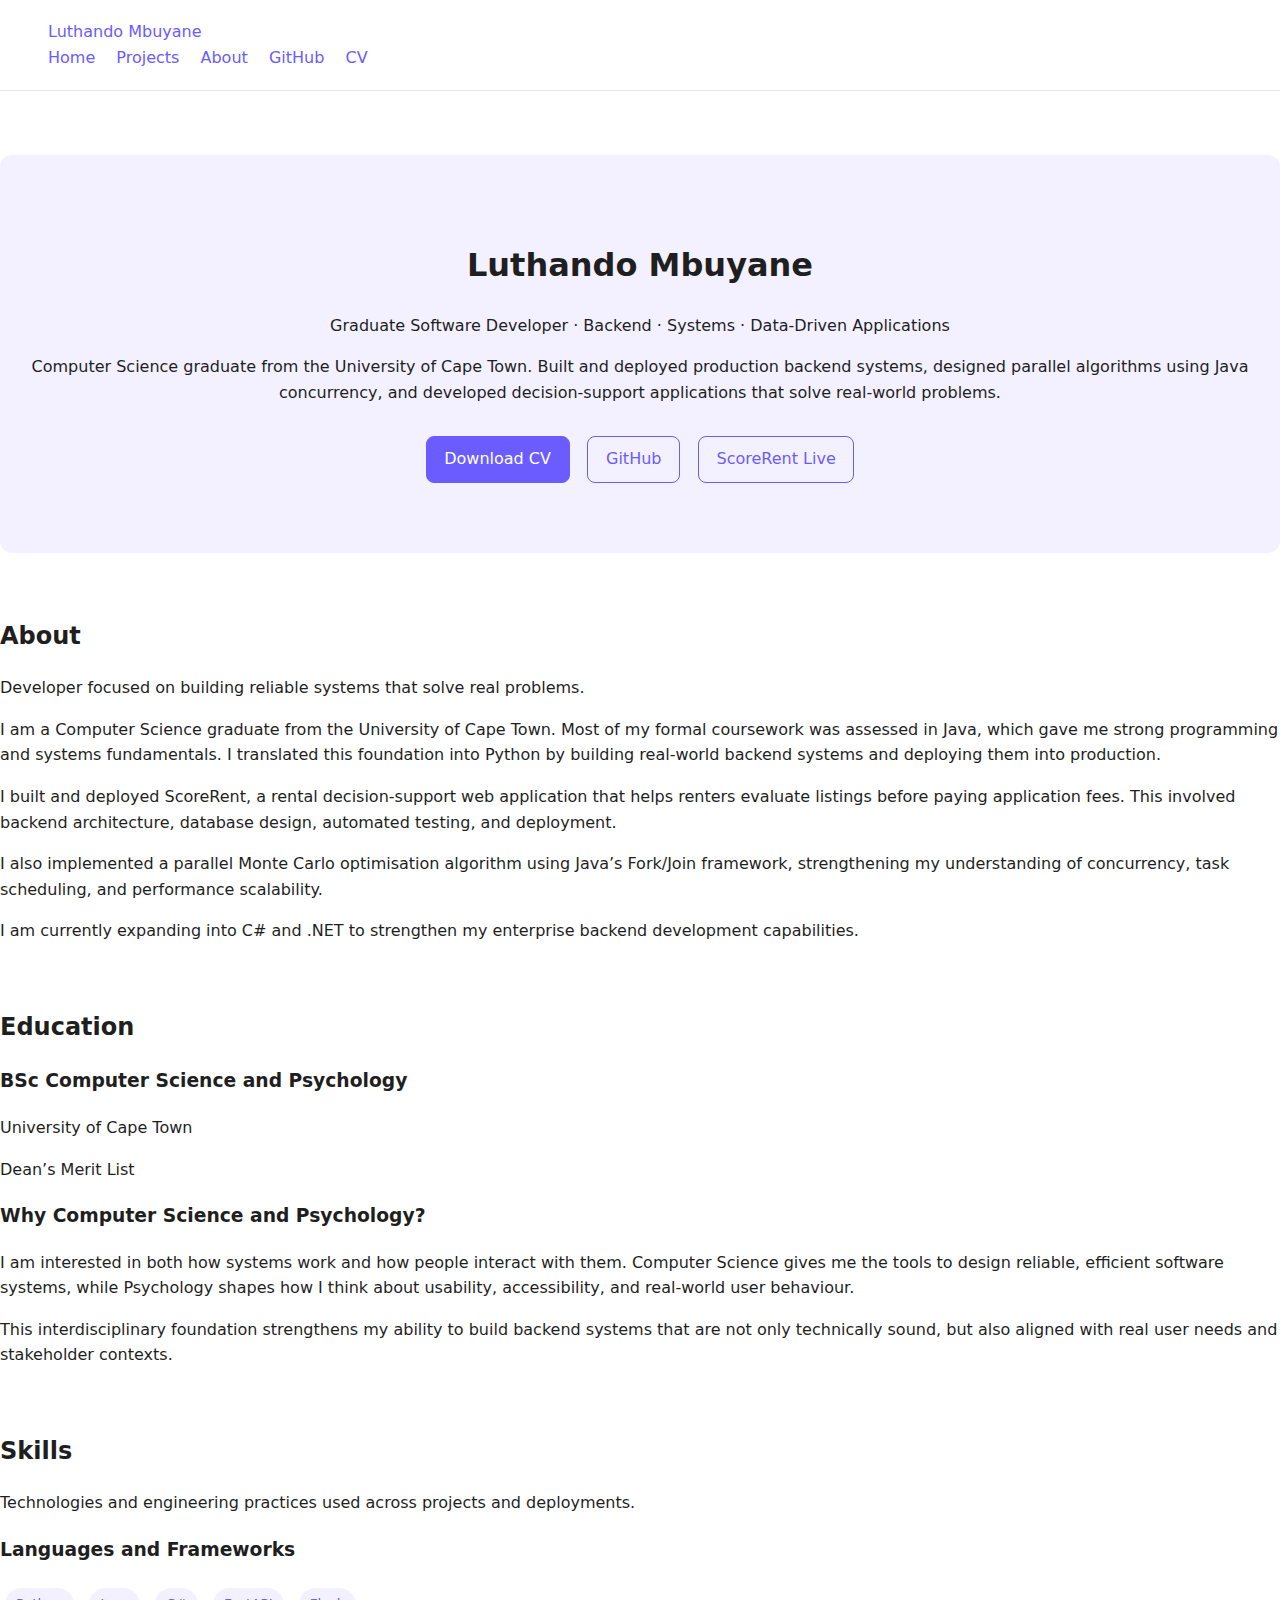
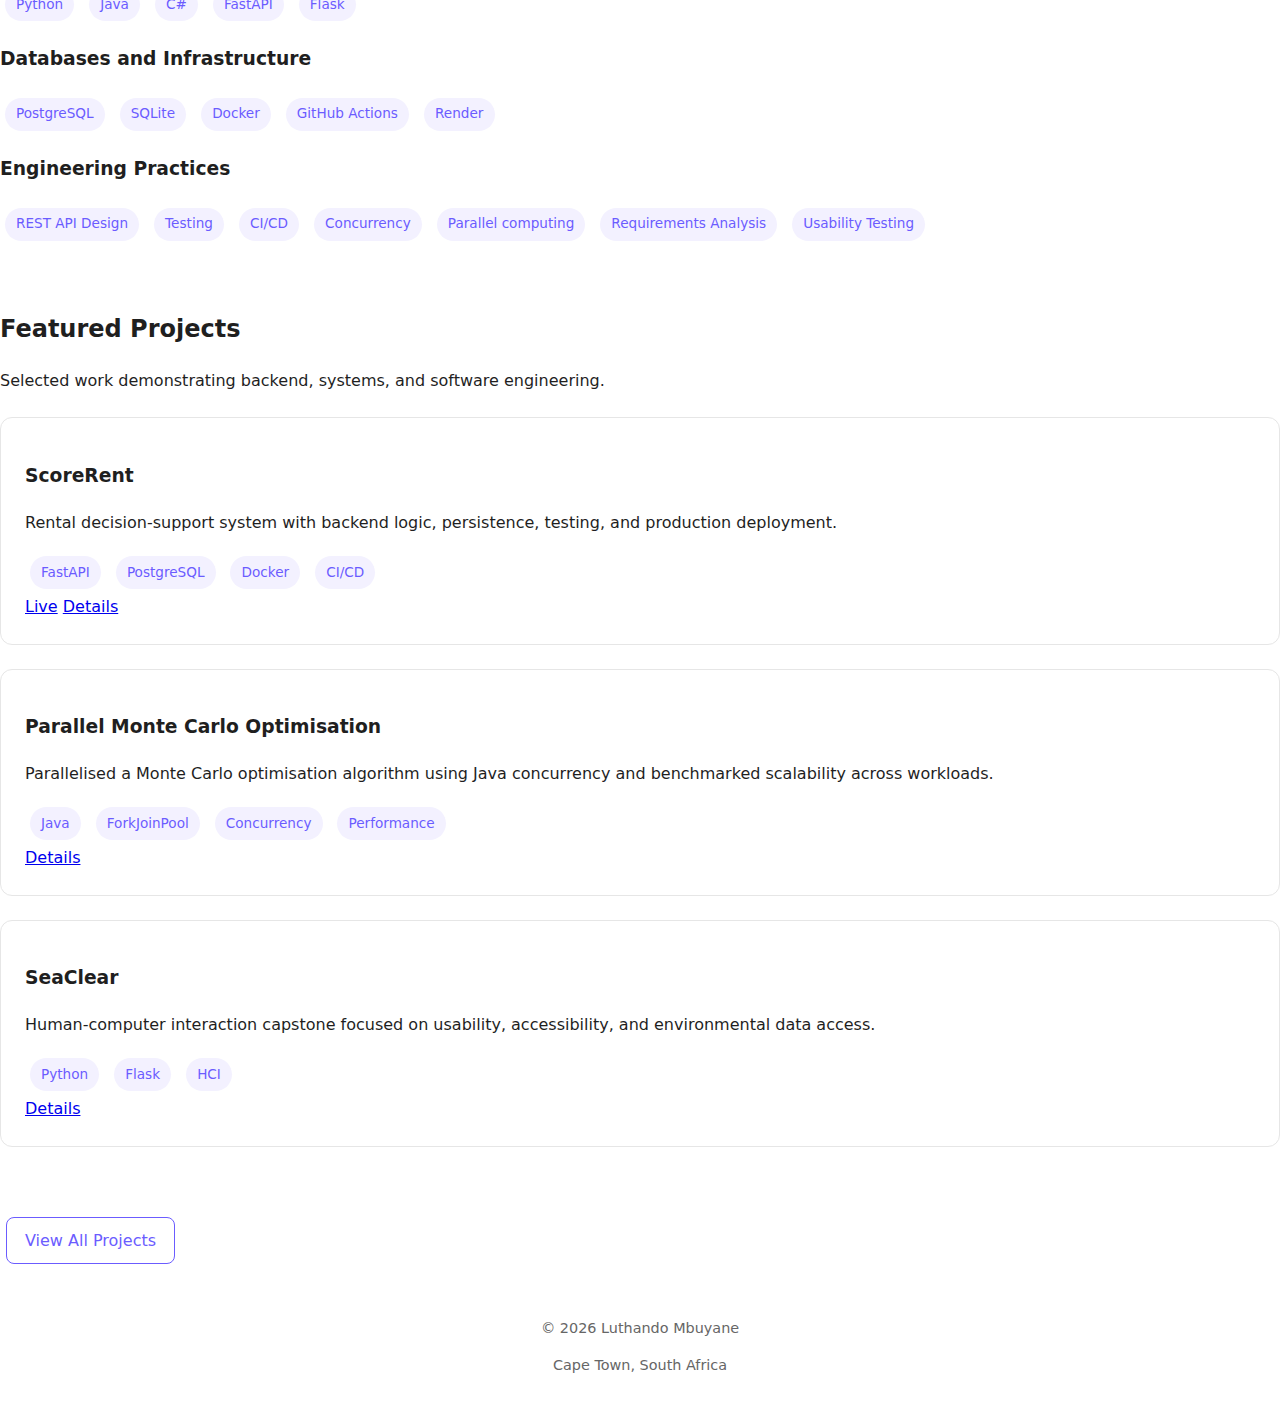
<file: index.html>
<!DOCTYPE html>
<html lang="en">
<head>
  <meta charset="UTF-8">
  <title>Luthando Mbuyane | Graduate Software Developer</title>
  <meta name="viewport" content="width=device-width, initial-scale=1.0">

  <link rel="stylesheet" href="assets/css/style.css">
</head>

<body>

<nav class="nav">
  <div class="nav-container">

    <a href="index.html" class="logo">Luthando Mbuyane</a>

    <div class="nav-links">
      <a class="active" href="index.html">Home</a>
      <a href="projects/index.html">Projects</a>
      <a href="about/index.html">About</a>
      <a href="https://github.com/nonluthando" target="_blank">GitHub</a>
      <a href="assets/files/Luthando_Mbuyane_JuniorSWE.pdf" download>CV</a>
    </div>

  </div>
</nav>


<main class="container">


  <!-- HERO -->
  <section class="hero">

    <h1>Luthando Mbuyane</h1>

    <p class="hero-role">
      Graduate Software Developer · Backend · Systems · Data-Driven Applications
    </p>

    <p class="hero-description">
      Computer Science graduate from the University of Cape Town. Built and deployed production backend systems,
      designed parallel algorithms using Java concurrency, and developed decision-support applications that solve real-world problems.
    </p>

    <div class="buttons">

      <a class="btn primary" href="assets/files/Luthando_Mbuyane_JuniorSWE.pdf" download>
        Download CV
      </a>

      <a class="btn" href="https://github.com/nonluthando" target="_blank">
        GitHub
      </a>

      <a class="btn" href="http://scorerent.onrender.com" target="_blank">
        ScoreRent Live
      </a>

    </div>

  </section>



  <!-- ABOUT -->
  <section>

    <div class="section-header">
      <h2>About</h2>
      <p>Developer focused on building reliable systems that solve real problems.</p>
    </div>

    <div class="card">

      <p>
        I am a Computer Science graduate from the University of Cape Town. Most of my formal coursework
        was assessed in Java, which gave me strong programming and systems fundamentals. I translated
        this foundation into Python by building real-world backend systems and deploying them into production.
      </p>

      <p>
        I built and deployed ScoreRent, a rental decision-support web application that helps renters evaluate
        listings before paying application fees. This involved backend architecture, database design,
        automated testing, and deployment.
      </p>

      <p>
        I also implemented a parallel Monte Carlo optimisation algorithm using Java’s Fork/Join framework,
        strengthening my understanding of concurrency, task scheduling, and performance scalability.
      </p>

      <p>
        I am currently expanding into C# and .NET to strengthen my enterprise backend development capabilities.
      </p>

    </div>

  </section>



  <!-- EDUCATION -->
  <section>

    <div class="section-header">
      <h2>Education</h2>
    </div>


    <div class="grid two">


      <div class="card">

        <h3>BSc Computer Science and Psychology</h3>

        <p class="muted">
          University of Cape Town
        </p>

        <p class="muted">
          Dean’s Merit List
        </p>

      </div>



      <div class="card">

        <h3>Why Computer Science and Psychology?</h3>

        <p>
          I am interested in both how systems work and how people interact with them.
          Computer Science gives me the tools to design reliable, efficient software systems,
          while Psychology shapes how I think about usability, accessibility, and real-world
          user behaviour.
        </p>

        <p>
          This interdisciplinary foundation strengthens my ability to build backend systems
          that are not only technically sound, but also aligned with real user needs and
          stakeholder contexts.
        </p>

      </div>


    </div>

  </section>



  <!-- SKILLS -->
  <section>

    <div class="section-header">
      <h2>Skills</h2>
      <p>Technologies and engineering practices used across projects and deployments.</p>
    </div>


    <div class="card">


      <h3>Languages and Frameworks</h3>

      <div class="pills">
        <span>Python</span>
        <span>Java</span>
        <span>C#</span>
        <span>FastAPI</span>
        <span>Flask</span>
      </div>


      <h3>Databases and Infrastructure</h3>

      <div class="pills">
        <span>PostgreSQL</span>
        <span>SQLite</span>
        <span>Docker</span>
        <span>GitHub Actions</span>
        <span>Render</span>
      </div>


      <h3>Engineering Practices</h3>

      <div class="pills">
        <span>REST API Design</span>
        <span>Testing</span>
        <span>CI/CD</span>
        <span>Concurrency</span>
        <span>Parallel computing</span>
        <span>Requirements Analysis</span>
        <span>Usability Testing</span>
      </div>


    </div>

  </section>



  <!-- PROJECTS -->
  <section>

    <div class="section-header">
      <h2>Featured Projects</h2>
      <p>Selected work demonstrating backend, systems, and software engineering.</p>
    </div>


    <div class="grid two">


      <!-- ScoreRent -->
      <div class="project-card">

        <h3>ScoreRent</h3>

        <p class="muted">
          Rental decision-support system with backend logic, persistence, testing, and production deployment.
        </p>

        <div class="pills">
          <span>FastAPI</span>
          <span>PostgreSQL</span>
          <span>Docker</span>
          <span>CI/CD</span>
        </div>

        <div class="project-links">
          <a href="http://scorerent.onrender.com" target="_blank">Live</a>
          <a href="projects/scorerent.html">Details</a>
        </div>

      </div>



      <!-- Parallel Monte Carlo -->
      <div class="project-card">

        <h3>Parallel Monte Carlo Optimisation</h3>

        <p class="muted">
          Parallelised a Monte Carlo optimisation algorithm using Java concurrency and benchmarked scalability across workloads.
        </p>

        <div class="pills">
          <span>Java</span>
          <span>ForkJoinPool</span>
          <span>Concurrency</span>
          <span>Performance</span>
        </div>

        <div class="project-links">
          <a href="projects/parallel-monte-carlo.html">Details</a>
        </div>

      </div>



      <!-- SeaClear -->
      <div class="project-card">

        <h3>SeaClear</h3>

        <p class="muted">
          Human-computer interaction capstone focused on usability, accessibility, and environmental data access.
        </p>

        <div class="pills">
          <span>Python</span>
          <span>Flask</span>
          <span>HCI</span>
        </div>

        <div class="project-links">
          <a href="projects/seaclear.html">Details</a>
        </div>

      </div>


    </div>


    <section class="center">
      <a class="btn" href="projects/index.html">
        View All Projects
      </a>
    </section>


  </section>


</main>



<footer class="footer">

  <div class="container footer-content">

    <p>
      © 2026 Luthando Mbuyane
    </p>

    <p class="muted">
      Cape Town, South Africa
    </p>

  </div>

</footer>


</body>
</html>
</file>
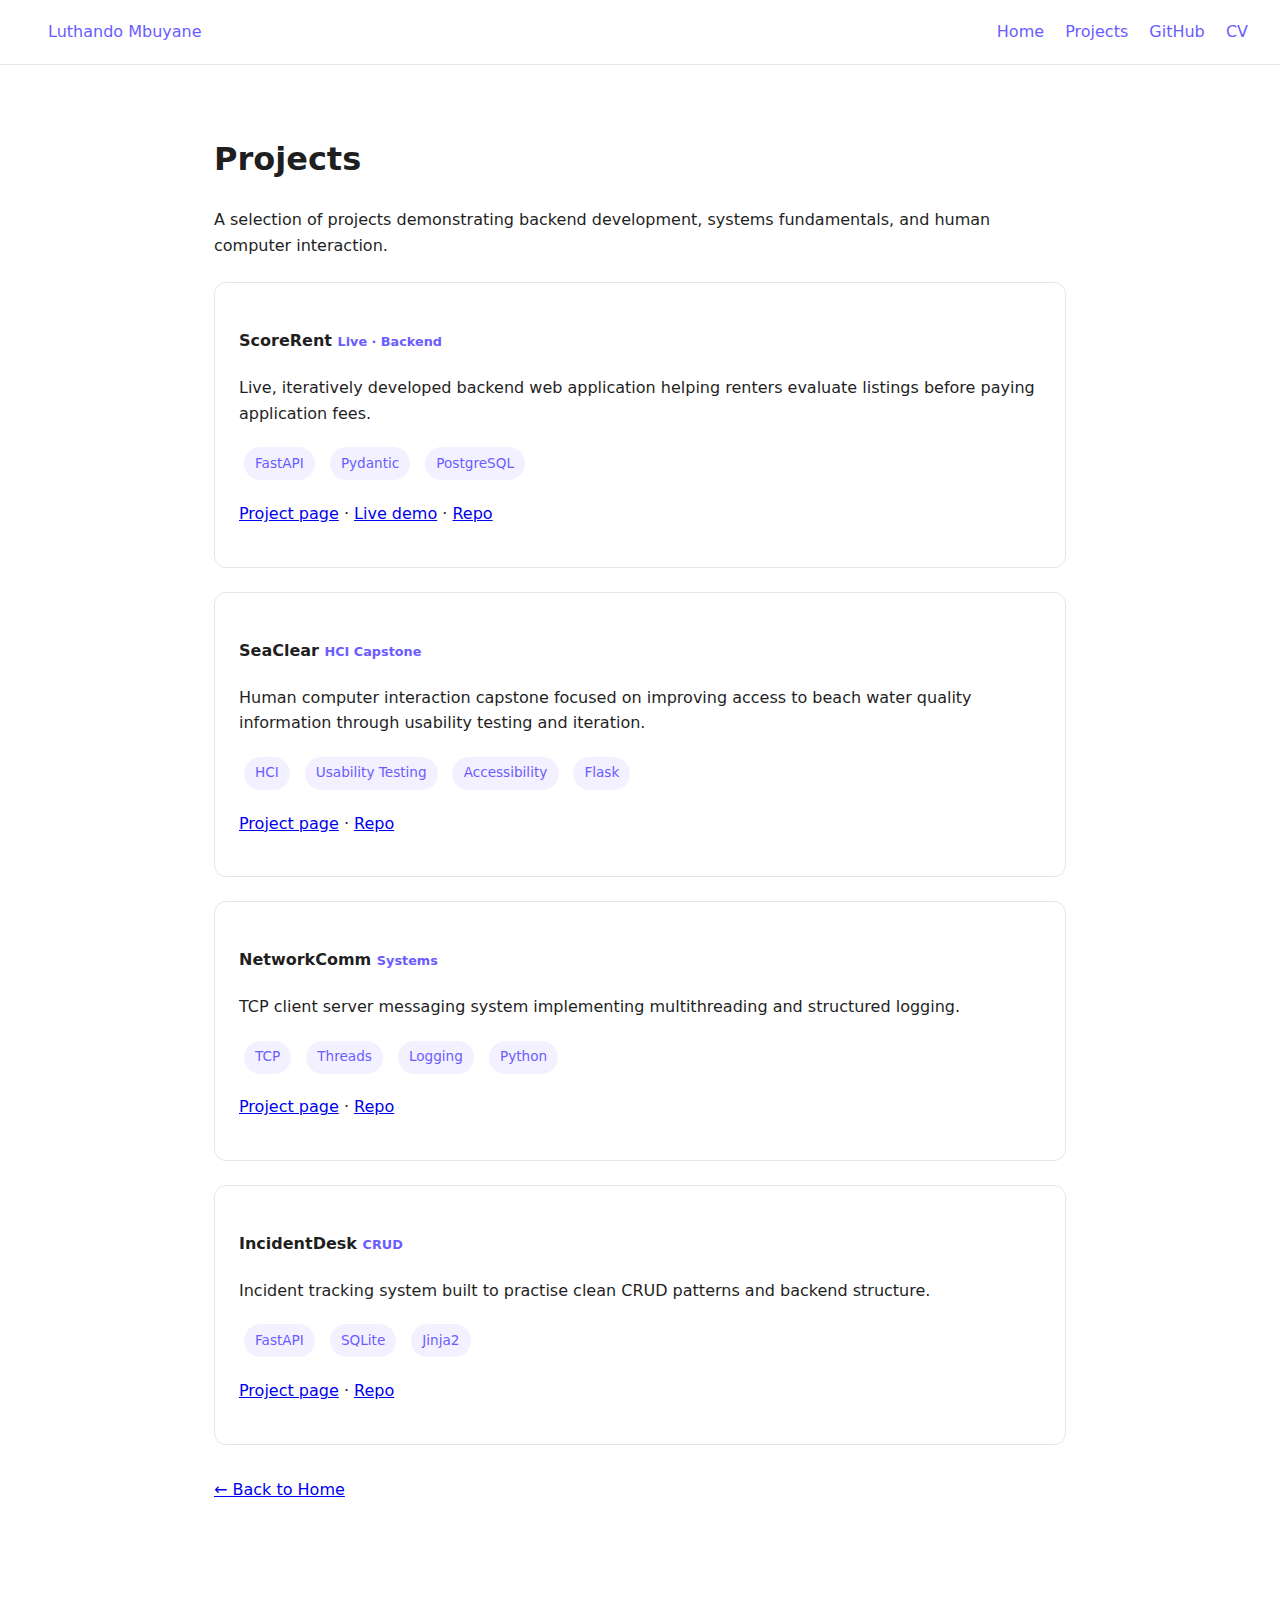
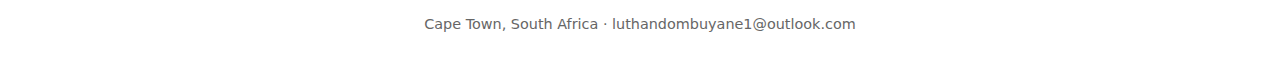
<file: projects/index.html>
<!DOCTYPE html>
<html lang="en">
<head>
  <meta charset="UTF-8">
  <title>Projects | Luthando Mbuyane</title>
  <meta name="viewport" content="width=device-width, initial-scale=1.0">

  <!-- IMPORTANT: projects/ folder must use ../ -->
  <link rel="stylesheet" href="../assets/css/style.css">
</head>
<body>

<nav class="nav">
  <a href="../index.html" class="logo">Luthando Mbuyane</a>

  <div class="nav-links">
    <a href="../index.html">Home</a>
    <a href="index.html" class="active">Projects</a>
    <a href="https://github.com/nonluthando" target="_blank" rel="noopener">GitHub</a>
    <a href="../assets/files/Luthando_Mbuyane_JuniorSWE.pdf" download>CV</a>
  </div>
</nav>

<main class="content">
  <h1>Projects</h1>
  <p>
    A selection of projects demonstrating backend development, systems fundamentals,
    and human computer interaction.
  </p>

  <!-- ScoreRent -->
  <div class="project-card">
    <h4>ScoreRent <span class="tag">Live · Backend</span></h4>
    <p>
      Live, iteratively developed backend web application helping renters evaluate listings
      before paying application fees.
    </p>
    <div class="pills">
      <span>FastAPI</span>
      <span>Pydantic</span>
      <span>PostgreSQL</span>
    </div>
    <p>
      <a href="scorerent.html">Project page</a>
      ·
      <a href="http://scorerent.onrender.com" target="_blank" rel="noopener">Live demo</a>
      ·
      <a href="https://github.com/nonluthando" target="_blank" rel="noopener">Repo</a>
    </p>
  </div>

  <!-- SeaClear -->
  <div class="project-card">
    <h4>SeaClear <span class="tag">HCI Capstone</span></h4>
    <p>
      Human computer interaction capstone focused on improving access to beach water quality
      information through usability testing and iteration.
    </p>
    <div class="pills">
      <span>HCI</span>
      <span>Usability Testing</span>
      <span>Accessibility</span>
      <span>Flask</span>
    </div>
    <p>
      <a href="seaclear.html">Project page</a>
      ·
      <a href="https://github.com/nonluthando" target="_blank" rel="noopener">Repo</a>
    </p>
  </div>

  <!-- NetworkComm -->
  <div class="project-card">
    <h4>NetworkComm <span class="tag">Systems</span></h4>
    <p>
      TCP client server messaging system implementing multithreading and structured logging.
    </p>
    <div class="pills">
      <span>TCP</span>
      <span>Threads</span>
      <span>Logging</span>
      <span>Python</span>
    </div>
    <p>
      <a href="networkcomm.html">Project page</a>
      ·
      <a href="https://github.com/nonluthando" target="_blank" rel="noopener">Repo</a>
    </p>
  </div>

  <!-- IncidentDesk -->
  <div class="project-card">
    <h4>IncidentDesk <span class="tag">CRUD</span></h4>
    <p>
      Incident tracking system built to practise clean CRUD patterns and backend structure.
    </p>
    <div class="pills">
      <span>FastAPI</span>
      <span>SQLite</span>
      <span>Jinja2</span>
    </div>
    <p>
      <a href="incidentdesk.html">Project page</a>
      ·
      <a href="https://github.com/nonluthando" target="_blank" rel="noopener">Repo</a>
    </p>
  </div>

  <p style="margin-top: 2rem;">
    <a href="../index.html">← Back to Home</a>
  </p>
</main>

<footer class="footer">
  <p>Cape Town, South Africa · luthandombuyane1@outlook.com</p>
</footer>

</body>
</html>
</file>
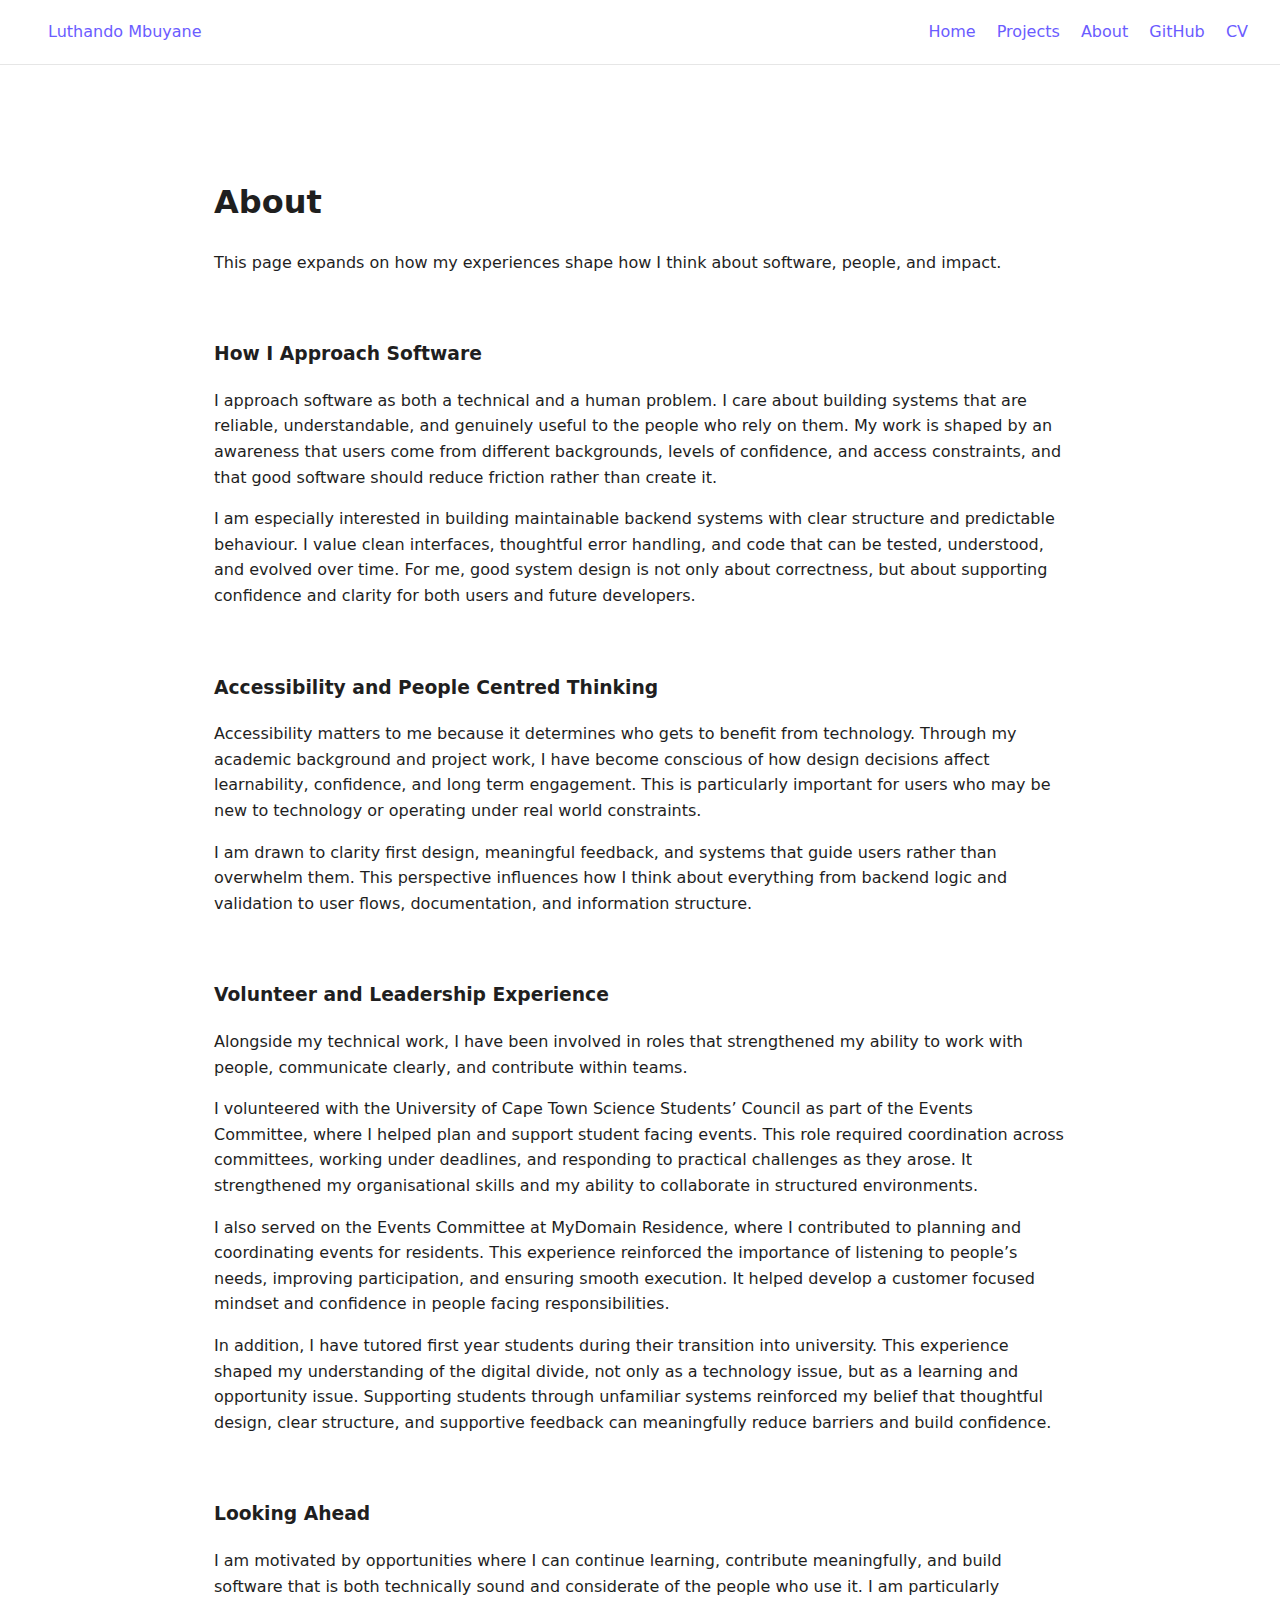
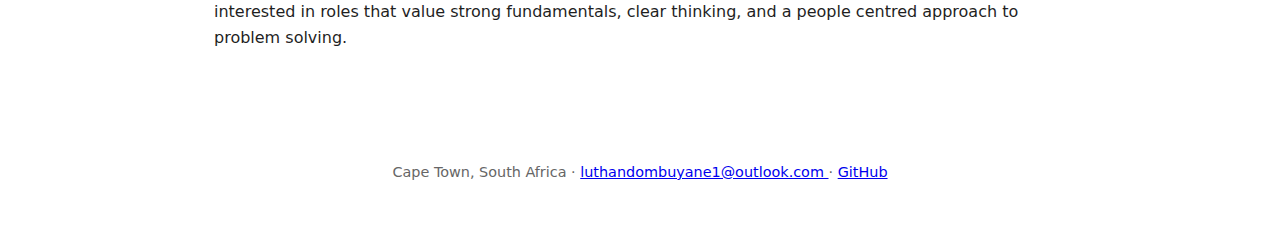
<file: about.html>
<!DOCTYPE html>
<html lang="en">
<head>
  <meta charset="UTF-8">
  <title>About | Luthando Mbuyane</title>
  <meta name="viewport" content="width=device-width, initial-scale=1.0">
  <link rel="stylesheet" href="assets/css/style.css">
</head>
<body>

<nav class="nav">
  <a href="index.html" class="logo">Luthando Mbuyane</a>
  <div class="nav-links">
    <a href="index.html">Home</a>
    <a href="projects/index.html">Projects</a>
    <a href="about.html" class="active">About</a>
    <a href="https://github.com/nonluthando" target="_blank">GitHub</a>
    <a href="assets/files/Luthando_Mbuyane_JuniorSWE.pdf" download>CV</a>
  </div>
</nav>

<main class="content">

<section>
  <h1>About</h1>
  <p>
    This page expands on how my experiences shape how I think about software,
    people, and impact.
  </p>
</section>

<section>
  <h3>How I Approach Software</h3>
  <p>
    I approach software as both a technical and a human problem. I care about
    building systems that are reliable, understandable, and genuinely useful
    to the people who rely on them. My work is shaped by an awareness that users
    come from different backgrounds, levels of confidence, and access
    constraints, and that good software should reduce friction rather than
    create it.
  </p>
  <p>
    I am especially interested in building maintainable backend systems with
    clear structure and predictable behaviour. I value clean interfaces,
    thoughtful error handling, and code that can be tested, understood, and
    evolved over time. For me, good system design is not only about correctness,
    but about supporting confidence and clarity for both users and future
    developers.
  </p>
</section>

<section>
  <h3>Accessibility and People Centred Thinking</h3>
  <p>
    Accessibility matters to me because it determines who gets to benefit from
    technology. Through my academic background and project work, I have become
    conscious of how design decisions affect learnability, confidence, and long
    term engagement. This is particularly important for users who may be new to
    technology or operating under real world constraints.
  </p>
  <p>
    I am drawn to clarity first design, meaningful feedback, and systems that
    guide users rather than overwhelm them. This perspective influences how I
    think about everything from backend logic and validation to user flows,
    documentation, and information structure.
  </p>
</section>

<section>
  <h3>Volunteer and Leadership Experience</h3>
  <p>
    Alongside my technical work, I have been involved in roles that strengthened
    my ability to work with people, communicate clearly, and contribute within
    teams.
  </p>
  <p>
    I volunteered with the University of Cape Town Science Students’ Council as
    part of the Events Committee, where I helped plan and support student facing
    events. This role required coordination across committees, working under
    deadlines, and responding to practical challenges as they arose. It
    strengthened my organisational skills and my ability to collaborate in
    structured environments.
  </p>
  <p>
    I also served on the Events Committee at MyDomain Residence, where I
    contributed to planning and coordinating events for residents. This
    experience reinforced the importance of listening to people’s needs,
    improving participation, and ensuring smooth execution. It helped develop a
    customer focused mindset and confidence in people facing responsibilities.
  </p>
  <p>
    In addition, I have tutored first year students during their transition into
    university. This experience shaped my understanding of the digital divide,
    not only as a technology issue, but as a learning and opportunity issue.
    Supporting students through unfamiliar systems reinforced my belief that
    thoughtful design, clear structure, and supportive feedback can meaningfully
    reduce barriers and build confidence.
  </p>
</section>

<section>
  <h3>Looking Ahead</h3>
  <p>
    I am motivated by opportunities where I can continue learning, contribute
    meaningfully, and build software that is both technically sound and
    considerate of the people who use it. I am particularly interested in roles
    that value strong fundamentals, clear thinking, and a people centred
    approach to problem solving.
  </p>
</section>

</main>

<footer class="footer">
  <p>
    Cape Town, South Africa ·
    <a href="mailto:luthandombuyane1@outlook.com">
      luthandombuyane1@outlook.com
    </a> ·
    <a href="https://github.com/nonluthando" target="_blank">GitHub</a>
  </p>
</footer>

</body>
</html>
</file>
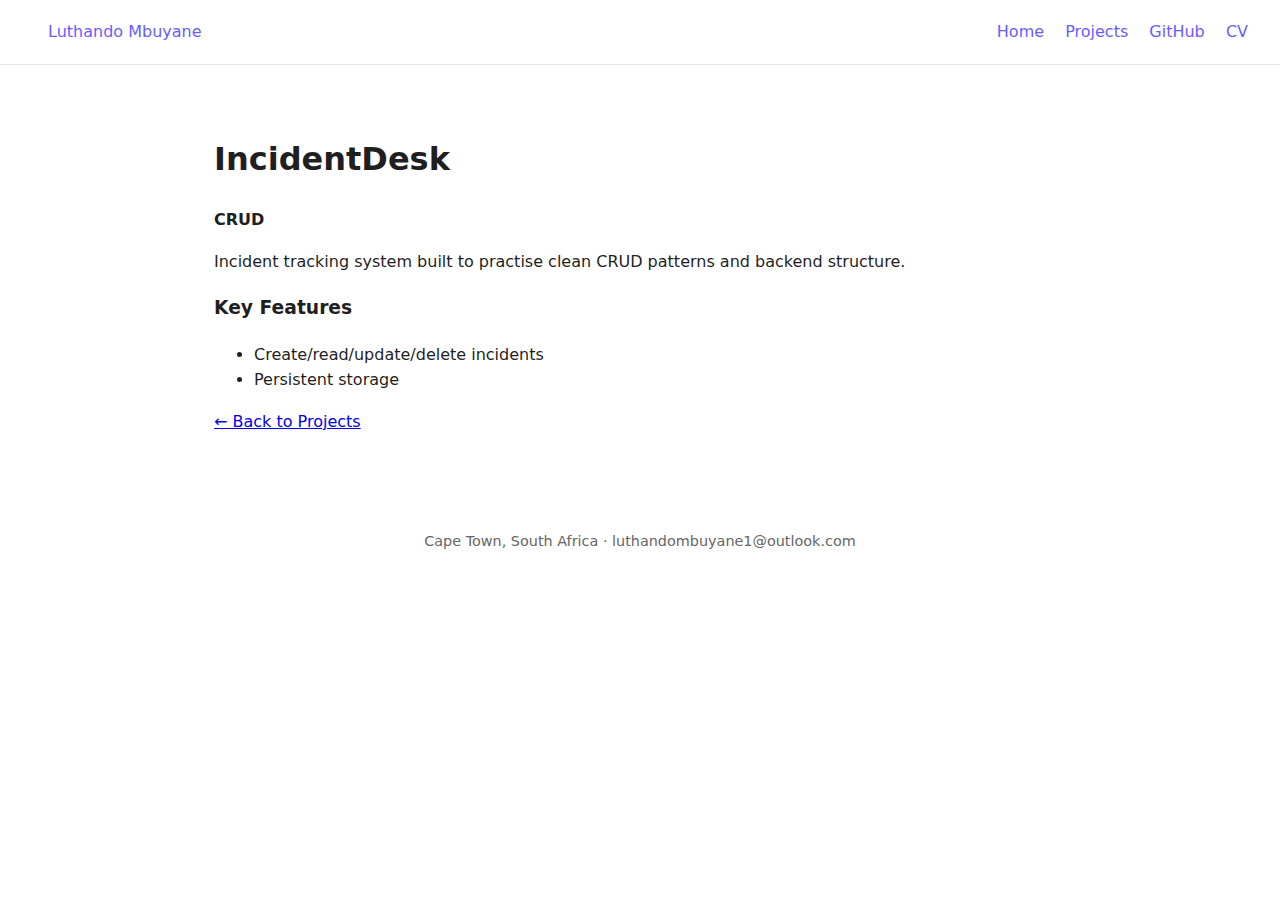
<file: projects/incidentdesk.html>
<!DOCTYPE html>
<html lang="en">
<head>
<meta charset="UTF-8">
<title>IncidentDesk | Project</title>
<meta name="viewport" content="width=device-width, initial-scale=1.0">
<link rel="stylesheet" href="/assets/css/style.css">
</head>
<body>
<nav class="nav">
  <a href="/" class="logo">Luthando Mbuyane</a>
  <div>
    <a href="/">Home</a>
    <a href="/projects/">Projects</a>
    <a href="https://github.com/nonluthando" target="_blank">GitHub</a>
    <a href="/assets/files/Luthando_Mbuyane_JuniorSWE.pdf" download>CV</a>
  </div>
</nav>
<main class="content">

<h1>IncidentDesk</h1>
<p><strong>CRUD</strong></p>
<p>Incident tracking system built to practise clean CRUD patterns and backend structure.</p>
<h3>Key Features</h3>
<ul><li>Create/read/update/delete incidents</li><li>Persistent storage</li></ul>
<p><a href="/projects/">← Back to Projects</a></p>

</main>
<footer class="footer">
  Cape Town, South Africa · luthandombuyane1@outlook.com
</footer>
</body>
</html>
</file>
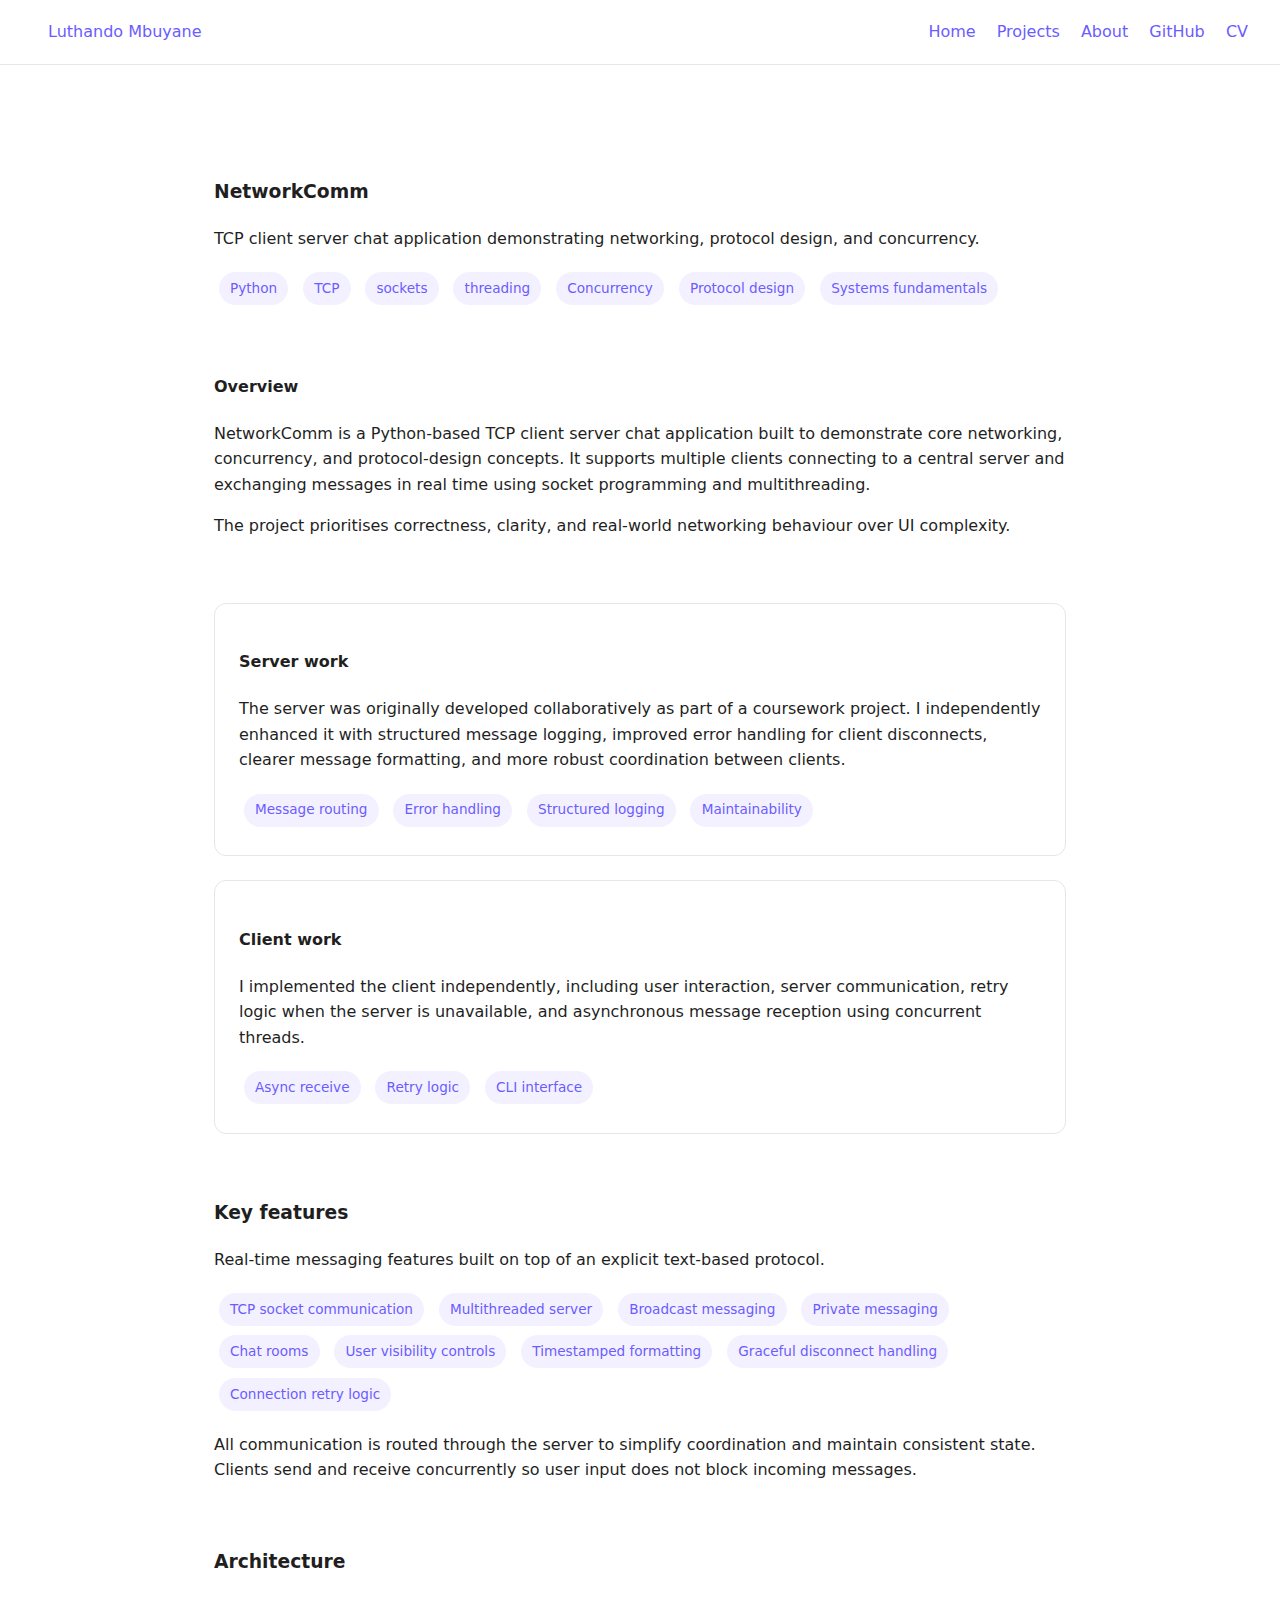
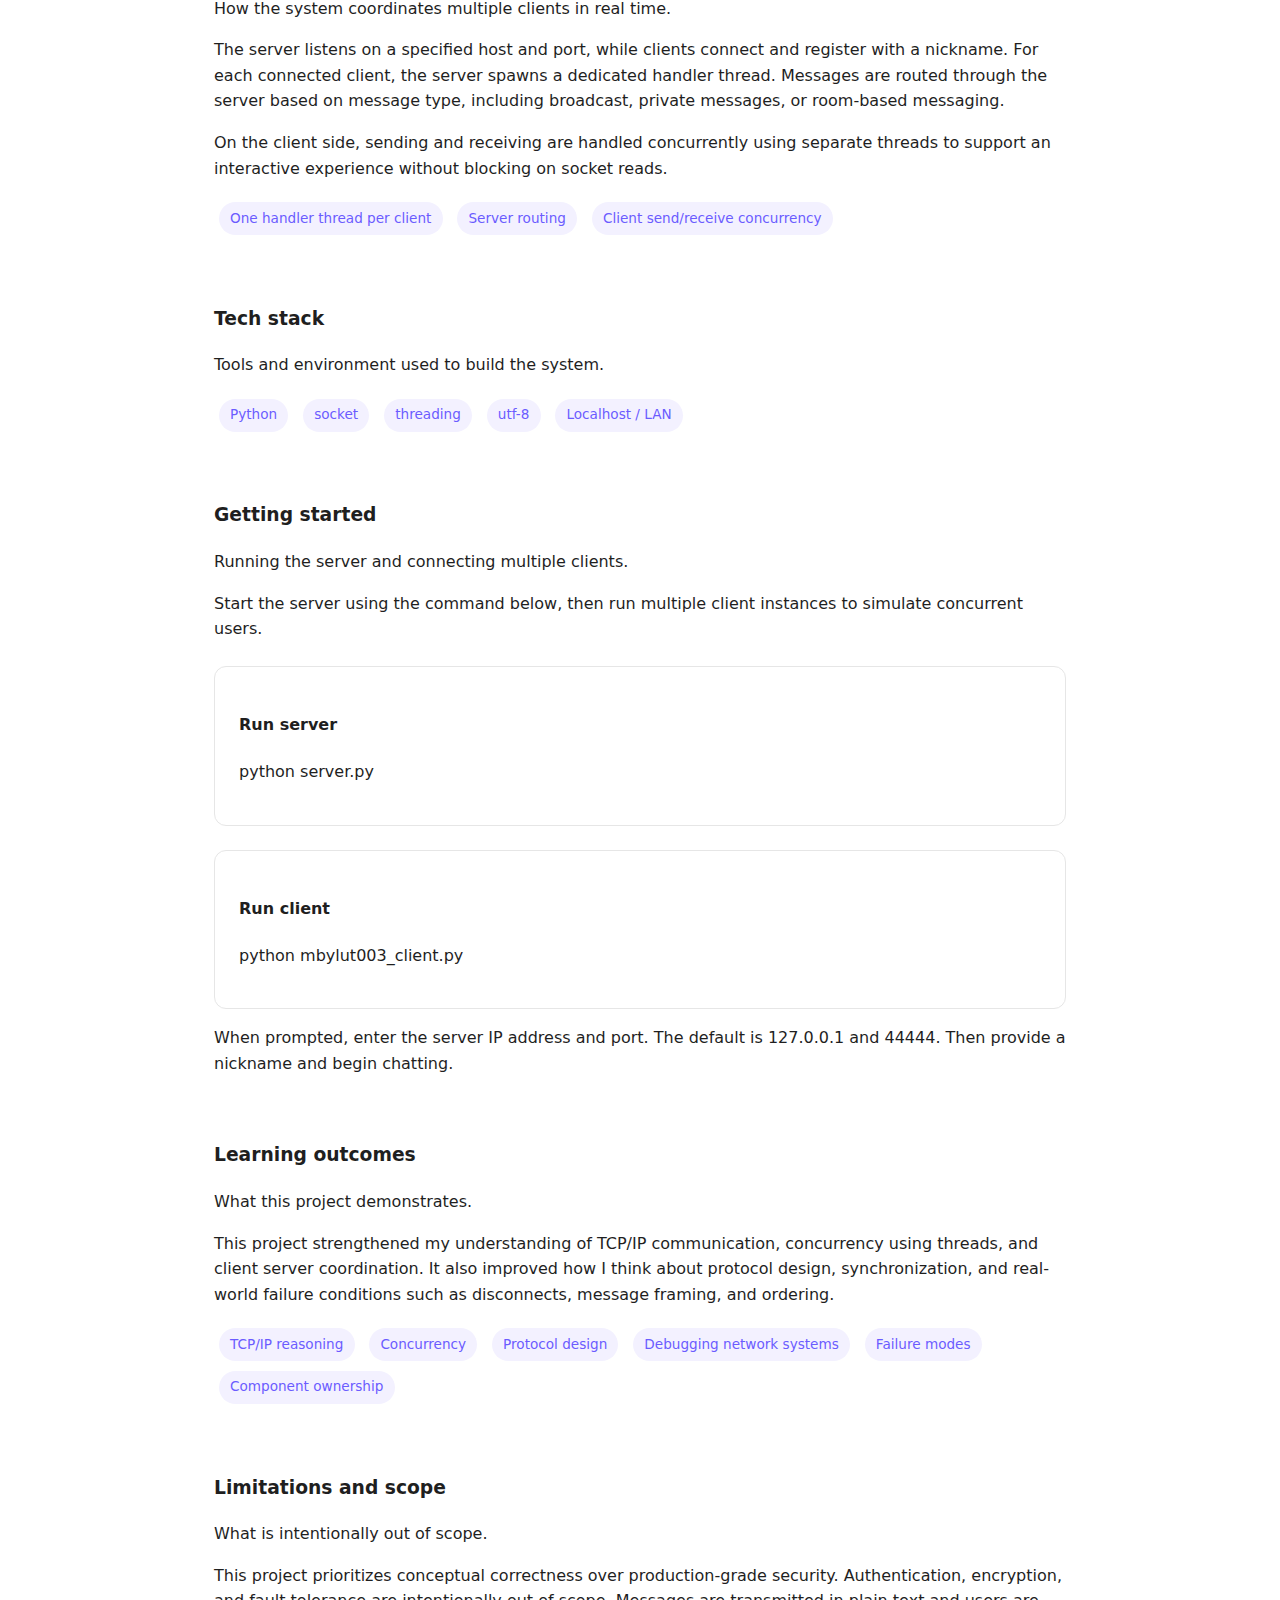
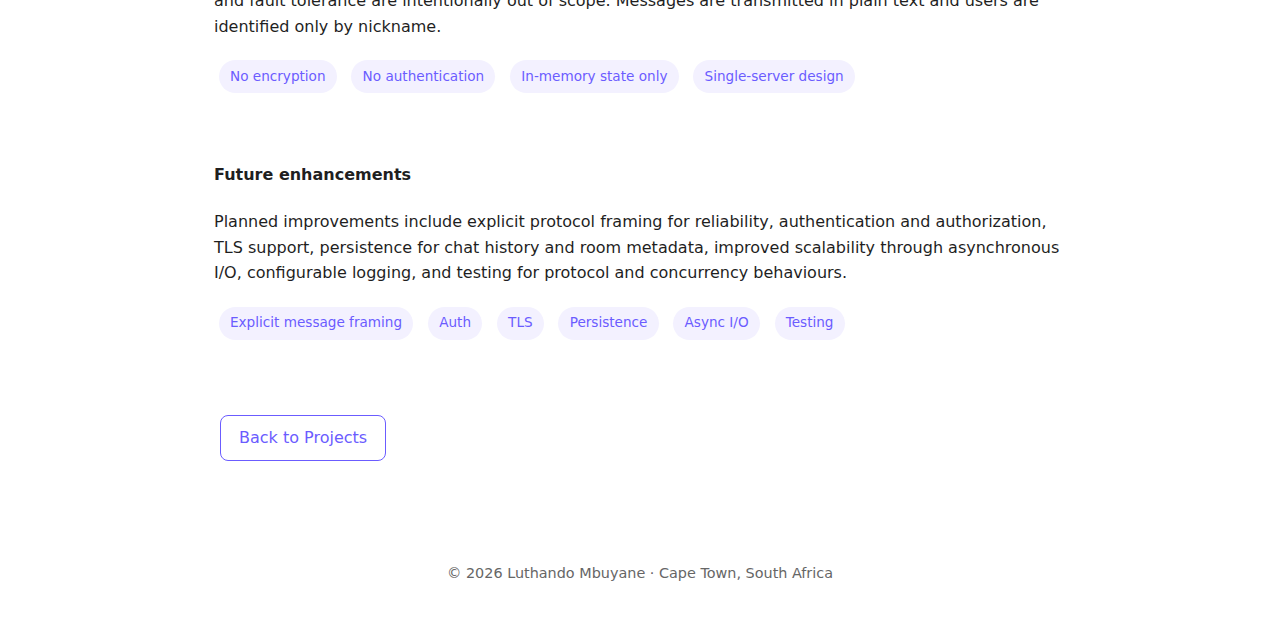
<file: projects/networkcomm.html>
<!DOCTYPE html>
<html lang="en">
<head>
  <meta charset="UTF-8">
  <title>NetworkComm | Project</title>
  <meta name="viewport" content="width=device-width, initial-scale=1.0">
  <link rel="stylesheet" href="../assets/css/style.css">
</head>

<body>

<nav class="nav">
  <a href="../index.html" class="logo">Luthando Mbuyane</a>
  <div class="nav-links">
    <a href="../index.html">Home</a>
    <a href="index.html" class="active">Projects</a>
    <a href="../about/index.html">About</a>
    <a href="https://github.com/nonluthando" target="_blank" rel="noopener noreferrer">GitHub</a>
    <a href="../assets/files/Luthando_Mbuyane_JuniorSWE.pdf" download>CV</a>
  </div>
</nav>

<main class="content">

  <section>
    <div class="section-header">
      <h3>NetworkComm</h3>
      <p class="section-subtitle">
        TCP client server chat application demonstrating networking, protocol design, and concurrency.
      </p>
    </div>

    <div class="pills mt">
      <span>Python</span>
      <span>TCP</span>
      <span>sockets</span>
      <span>threading</span>
      <span>Concurrency</span>
      <span>Protocol design</span>
      <span>Systems fundamentals</span>
    </div>
  </section>

  <section>
    <div class="card">
      <h4>Overview</h4>
      <p class="muted">
        NetworkComm is a Python-based TCP client server chat application built to demonstrate core networking,
        concurrency, and protocol-design concepts. It supports multiple clients connecting to a central server
        and exchanging messages in real time using socket programming and multithreading.
      </p>
      <p class="muted">
        The project prioritises correctness, clarity, and real-world networking behaviour over UI complexity.
      </p>
    </div>
  </section>

  <section class="grid two">
    <div class="project-card">
      <h4>Server work</h4>
      <p class="muted">
        The server was originally developed collaboratively as part of a coursework project. I independently enhanced it
        with structured message logging, improved error handling for client disconnects, clearer message formatting, and
        more robust coordination between clients.
      </p>
      <div class="pills">
        <span>Message routing</span>
        <span>Error handling</span>
        <span>Structured logging</span>
        <span>Maintainability</span>
      </div>
    </div>

    <div class="project-card">
      <h4>Client work</h4>
      <p class="muted">
        I implemented the client independently, including user interaction, server communication, retry logic when the
        server is unavailable, and asynchronous message reception using concurrent threads.
      </p>
      <div class="pills">
        <span>Async receive</span>
        <span>Retry logic</span>
        <span>CLI interface</span>
      </div>
    </div>
  </section>

  <section>
    <div class="section-header">
      <h3>Key features</h3>
      <p class="section-subtitle">
        Real-time messaging features built on top of an explicit text-based protocol.
      </p>
    </div>

    <div class="card">
      <div class="pills">
        <span>TCP socket communication</span>
        <span>Multithreaded server</span>
        <span>Broadcast messaging</span>
        <span>Private messaging</span>
        <span>Chat rooms</span>
        <span>User visibility controls</span>
        <span>Timestamped formatting</span>
        <span>Graceful disconnect handling</span>
        <span>Connection retry logic</span>
      </div>

      <p class="muted mt">
        All communication is routed through the server to simplify coordination and maintain consistent state.
        Clients send and receive concurrently so user input does not block incoming messages.
      </p>
    </div>
  </section>

  <section>
    <div class="section-header">
      <h3>Architecture</h3>
      <p class="section-subtitle">
        How the system coordinates multiple clients in real time.
      </p>
    </div>

    <div class="card">
      <p class="muted">
        The server listens on a specified host and port, while clients connect and register with a nickname. For each
        connected client, the server spawns a dedicated handler thread. Messages are routed through the server based on
        message type, including broadcast, private messages, or room-based messaging.
      </p>
      <p class="muted">
        On the client side, sending and receiving are handled concurrently using separate threads to support an interactive
        experience without blocking on socket reads.
      </p>

      <div class="pills">
        <span>One handler thread per client</span>
        <span>Server routing</span>
        <span>Client send/receive concurrency</span>
      </div>
    </div>
  </section>

  <section>
    <div class="section-header">
      <h3>Tech stack</h3>
      <p class="section-subtitle">
        Tools and environment used to build the system.
      </p>
    </div>

    <div class="card">
      <div class="pills">
        <span>Python</span>
        <span>socket</span>
        <span>threading</span>
        <span>utf-8</span>
        <span>Localhost / LAN</span>
      </div>
    </div>
  </section>

  <section>
    <div class="section-header">
      <h3>Getting started</h3>
      <p class="section-subtitle">
        Running the server and connecting multiple clients.
      </p>
    </div>

    <div class="card">
      <p class="muted">
        Start the server using the command below, then run multiple client instances to simulate concurrent users.
      </p>

      <div class="project-card">
        <h4>Run server</h4>
        <p class="muted">python server.py</p>
      </div>

      <div class="project-card">
        <h4>Run client</h4>
        <p class="muted">python mbylut003_client.py</p>
      </div>

      <p class="muted">
        When prompted, enter the server IP address and port. The default is 127.0.0.1 and 44444. Then provide a nickname and begin chatting.
      </p>
    </div>
  </section>

  <section>
    <div class="section-header">
      <h3>Learning outcomes</h3>
      <p class="section-subtitle">
        What this project demonstrates.
      </p>
    </div>

    <div class="card">
      <p class="muted">
        This project strengthened my understanding of TCP/IP communication, concurrency using threads, and client server coordination.
        It also improved how I think about protocol design, synchronization, and real-world failure conditions such as disconnects,
        message framing, and ordering.
      </p>

      <div class="pills">
        <span>TCP/IP reasoning</span>
        <span>Concurrency</span>
        <span>Protocol design</span>
        <span>Debugging network systems</span>
        <span>Failure modes</span>
        <span>Component ownership</span>
      </div>
    </div>
  </section>

  <section>
    <div class="section-header">
      <h3>Limitations and scope</h3>
      <p class="section-subtitle">
        What is intentionally out of scope.
      </p>
    </div>

    <div class="card">
      <p class="muted">
        This project prioritizes conceptual correctness over production-grade security. Authentication, encryption, and fault tolerance
        are intentionally out of scope. Messages are transmitted in plain text and users are identified only by nickname.
      </p>

      <div class="pills">
        <span>No encryption</span>
        <span>No authentication</span>
        <span>In-memory state only</span>
        <span>Single-server design</span>
      </div>
    </div>
  </section>

  <section>
    <div class="card">
      <h4>Future enhancements</h4>
      <p class="muted">
        Planned improvements include explicit protocol framing for reliability, authentication and authorization, TLS support,
        persistence for chat history and room metadata, improved scalability through asynchronous I/O, configurable logging, and testing
        for protocol and concurrency behaviours.
      </p>
      <div class="pills">
        <span>Explicit message framing</span>
        <span>Auth</span>
        <span>TLS</span>
        <span>Persistence</span>
        <span>Async I/O</span>
        <span>Testing</span>
      </div>
    </div>
  </section>

  <section class="center mt">
    <a class="btn" href="index.html">Back to Projects</a>
  </section>

</main>

<footer class="footer">
  <p>© <span id="year"></span> Luthando Mbuyane · Cape Town, South Africa</p>
</footer>

<script>
  document.getElementById("year").textContent = new Date().getFullYear();
</script>

</body>
</html>
</file>
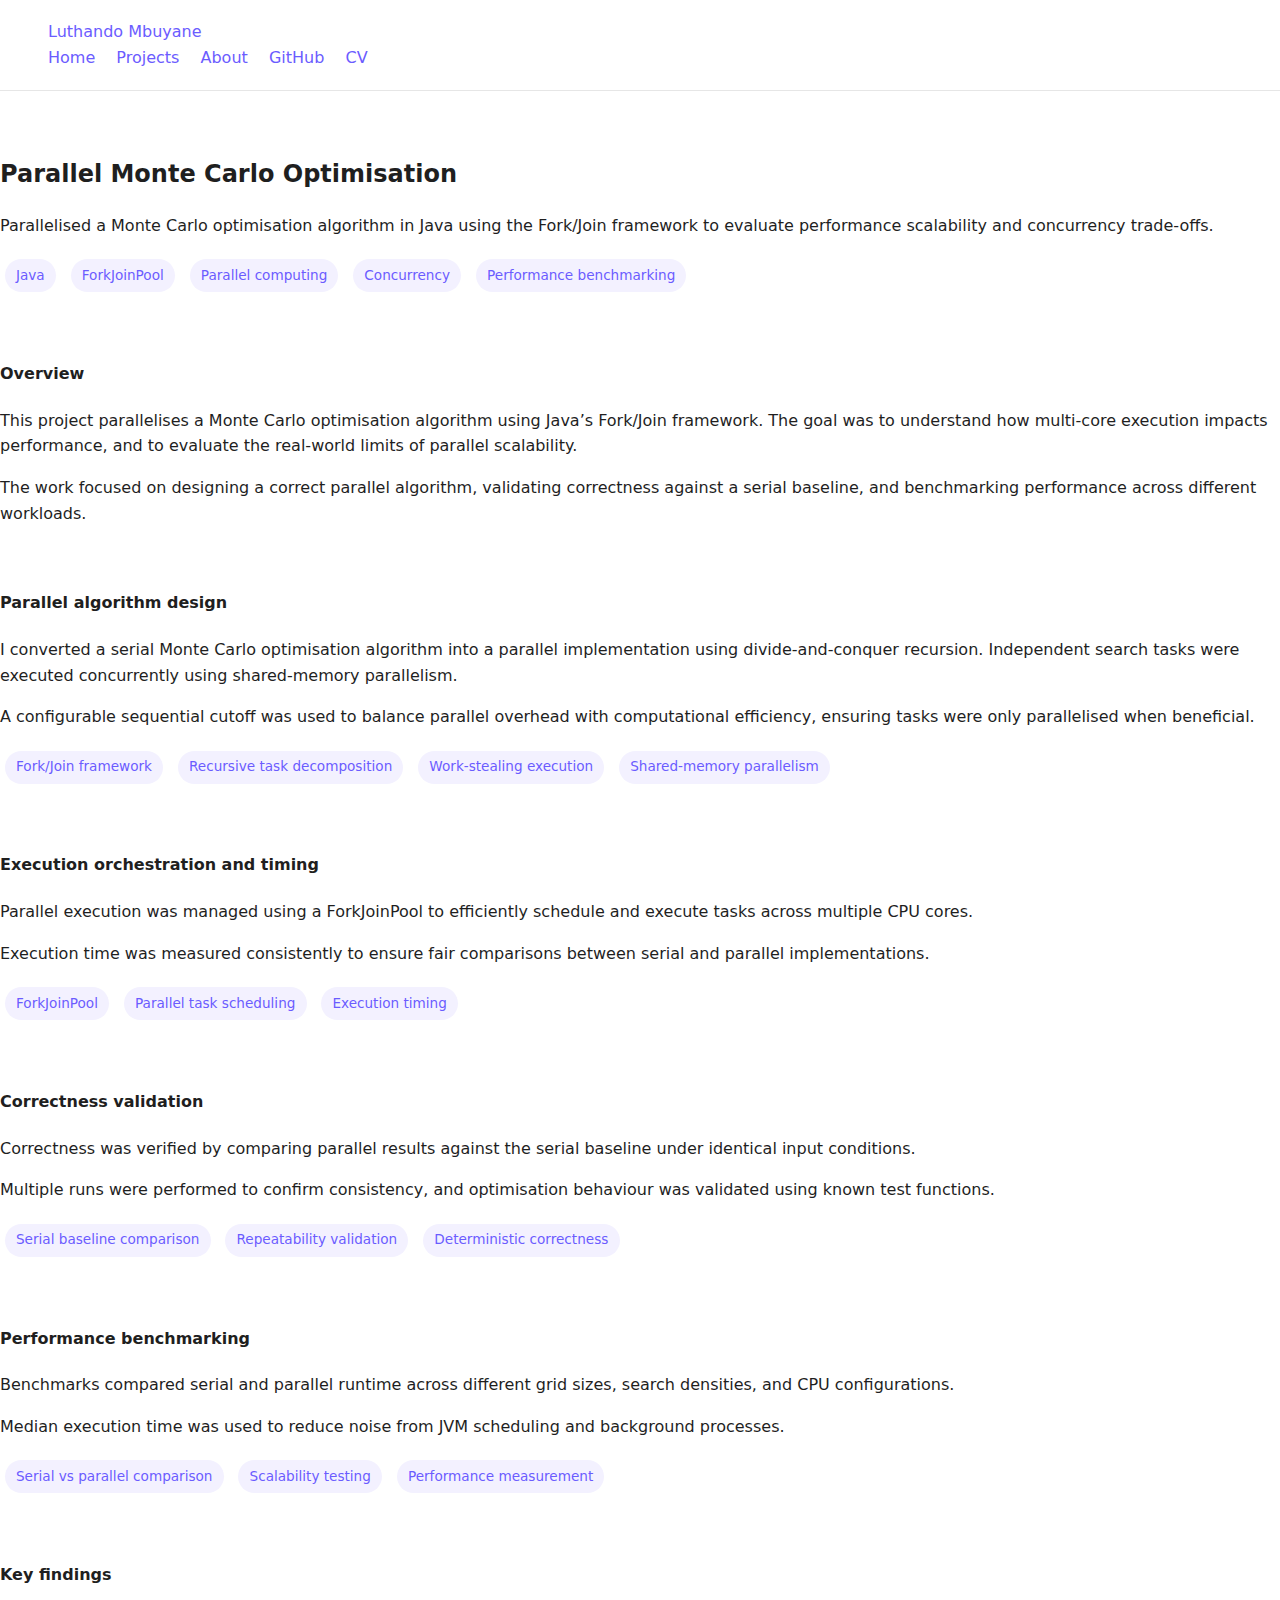
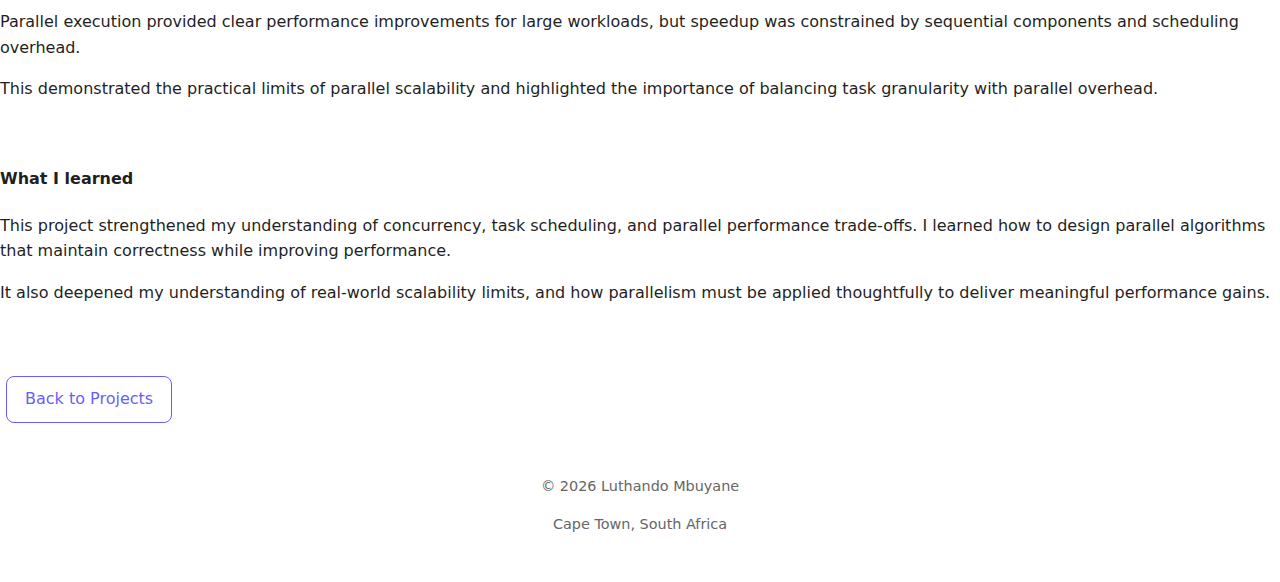
<file: projects/parallel-monte-carlo.html>
<!DOCTYPE html>
<html lang="en">
<head>
  <meta charset="UTF-8">
  <title>Parallel Monte Carlo Optimisation | Project</title>
  <meta name="viewport" content="width=device-width, initial-scale=1.0">
  <link rel="stylesheet" href="../assets/css/style.css">
</head>

<body>

<nav class="nav">

  <div class="nav-container">

    <a href="../index.html" class="logo">Luthando Mbuyane</a>

    <div class="nav-links">
      <a href="../index.html">Home</a>
      <a href="index.html" class="active">Projects</a>
      <a href="../about/index.html">About</a>
      <a href="https://github.com/nonluthando" target="_blank">GitHub</a>
      <a href="../assets/files/Luthando_Mbuyane_JuniorSWE.pdf" download>CV</a>
    </div>

  </div>

</nav>



<main class="container">


  <!-- HEADER -->
  <section>

    <div class="section-header">

      <h2>Parallel Monte Carlo Optimisation</h2>

      <p class="section-subtitle">
        Parallelised a Monte Carlo optimisation algorithm in Java using the Fork/Join framework to evaluate performance scalability and concurrency trade-offs.
      </p>

    </div>


    <div class="pills">

      <span>Java</span>
      <span>ForkJoinPool</span>
      <span>Parallel computing</span>
      <span>Concurrency</span>
      <span>Performance benchmarking</span>

    </div>

  </section>



  <!-- OVERVIEW -->
  <section>

    <div class="card">

      <h4>Overview</h4>

      <p class="muted">
        This project parallelises a Monte Carlo optimisation algorithm using Java’s Fork/Join framework. The goal was to understand how multi-core execution impacts performance, and to evaluate the real-world limits of parallel scalability.
      </p>

      <p class="muted">
        The work focused on designing a correct parallel algorithm, validating correctness against a serial baseline, and benchmarking performance across different workloads.
      </p>

    </div>

  </section>



  <!-- PARALLEL DESIGN -->
  <section>

    <div class="card">

      <h4>Parallel algorithm design</h4>

      <p class="muted">
        I converted a serial Monte Carlo optimisation algorithm into a parallel implementation using divide-and-conquer recursion. Independent search tasks were executed concurrently using shared-memory parallelism.
      </p>

      <p class="muted">
        A configurable sequential cutoff was used to balance parallel overhead with computational efficiency, ensuring tasks were only parallelised when beneficial.
      </p>

      <div class="pills">

        <span>Fork/Join framework</span>
        <span>Recursive task decomposition</span>
        <span>Work-stealing execution</span>
        <span>Shared-memory parallelism</span>

      </div>

    </div>

  </section>



  <!-- EXECUTION AND TIMING -->
  <section>

    <div class="card">

      <h4>Execution orchestration and timing</h4>

      <p class="muted">
        Parallel execution was managed using a ForkJoinPool to efficiently schedule and execute tasks across multiple CPU cores.
      </p>

      <p class="muted">
        Execution time was measured consistently to ensure fair comparisons between serial and parallel implementations.
      </p>

      <div class="pills">

        <span>ForkJoinPool</span>
        <span>Parallel task scheduling</span>
        <span>Execution timing</span>

      </div>

    </div>

  </section>



  <!-- VALIDATION -->
  <section>

    <div class="card">

      <h4>Correctness validation</h4>

      <p class="muted">
        Correctness was verified by comparing parallel results against the serial baseline under identical input conditions.
      </p>

      <p class="muted">
        Multiple runs were performed to confirm consistency, and optimisation behaviour was validated using known test functions.
      </p>

      <div class="pills">

        <span>Serial baseline comparison</span>
        <span>Repeatability validation</span>
        <span>Deterministic correctness</span>

      </div>

    </div>

  </section>



  <!-- BENCHMARKING -->
  <section>

    <div class="card">

      <h4>Performance benchmarking</h4>

      <p class="muted">
        Benchmarks compared serial and parallel runtime across different grid sizes, search densities, and CPU configurations.
      </p>

      <p class="muted">
        Median execution time was used to reduce noise from JVM scheduling and background processes.
      </p>

      <div class="pills">

        <span>Serial vs parallel comparison</span>
        <span>Scalability testing</span>
        <span>Performance measurement</span>

      </div>

    </div>

  </section>



  <!-- KEY FINDINGS -->
  <section>

    <div class="card">

      <h4>Key findings</h4>

      <p class="muted">
        Parallel execution provided clear performance improvements for large workloads, but speedup was constrained by sequential components and scheduling overhead.
      </p>

      <p class="muted">
        This demonstrated the practical limits of parallel scalability and highlighted the importance of balancing task granularity with parallel overhead.
      </p>

    </div>

  </section>



  <!-- WHAT I LEARNED -->
  <section>

    <div class="card">

      <h4>What I learned</h4>

      <p class="muted">
        This project strengthened my understanding of concurrency, task scheduling, and parallel performance trade-offs. I learned how to design parallel algorithms that maintain correctness while improving performance.
      </p>

      <p class="muted">
        It also deepened my understanding of real-world scalability limits, and how parallelism must be applied thoughtfully to deliver meaningful performance gains.
      </p>

    </div>

  </section>



  <!-- BACK -->
  <section class="center">

    <a class="btn" href="index.html">
      Back to Projects
    </a>

  </section>


</main>



<footer class="footer">

  <div class="footer-content">

    <p>
      © <span id="year"></span> Luthando Mbuyane
    </p>

    <p class="muted">
      Cape Town, South Africa
    </p>

  </div>

</footer>



<script>
  document.getElementById("year").textContent = new Date().getFullYear();
</script>



</body>
</html>
</file>
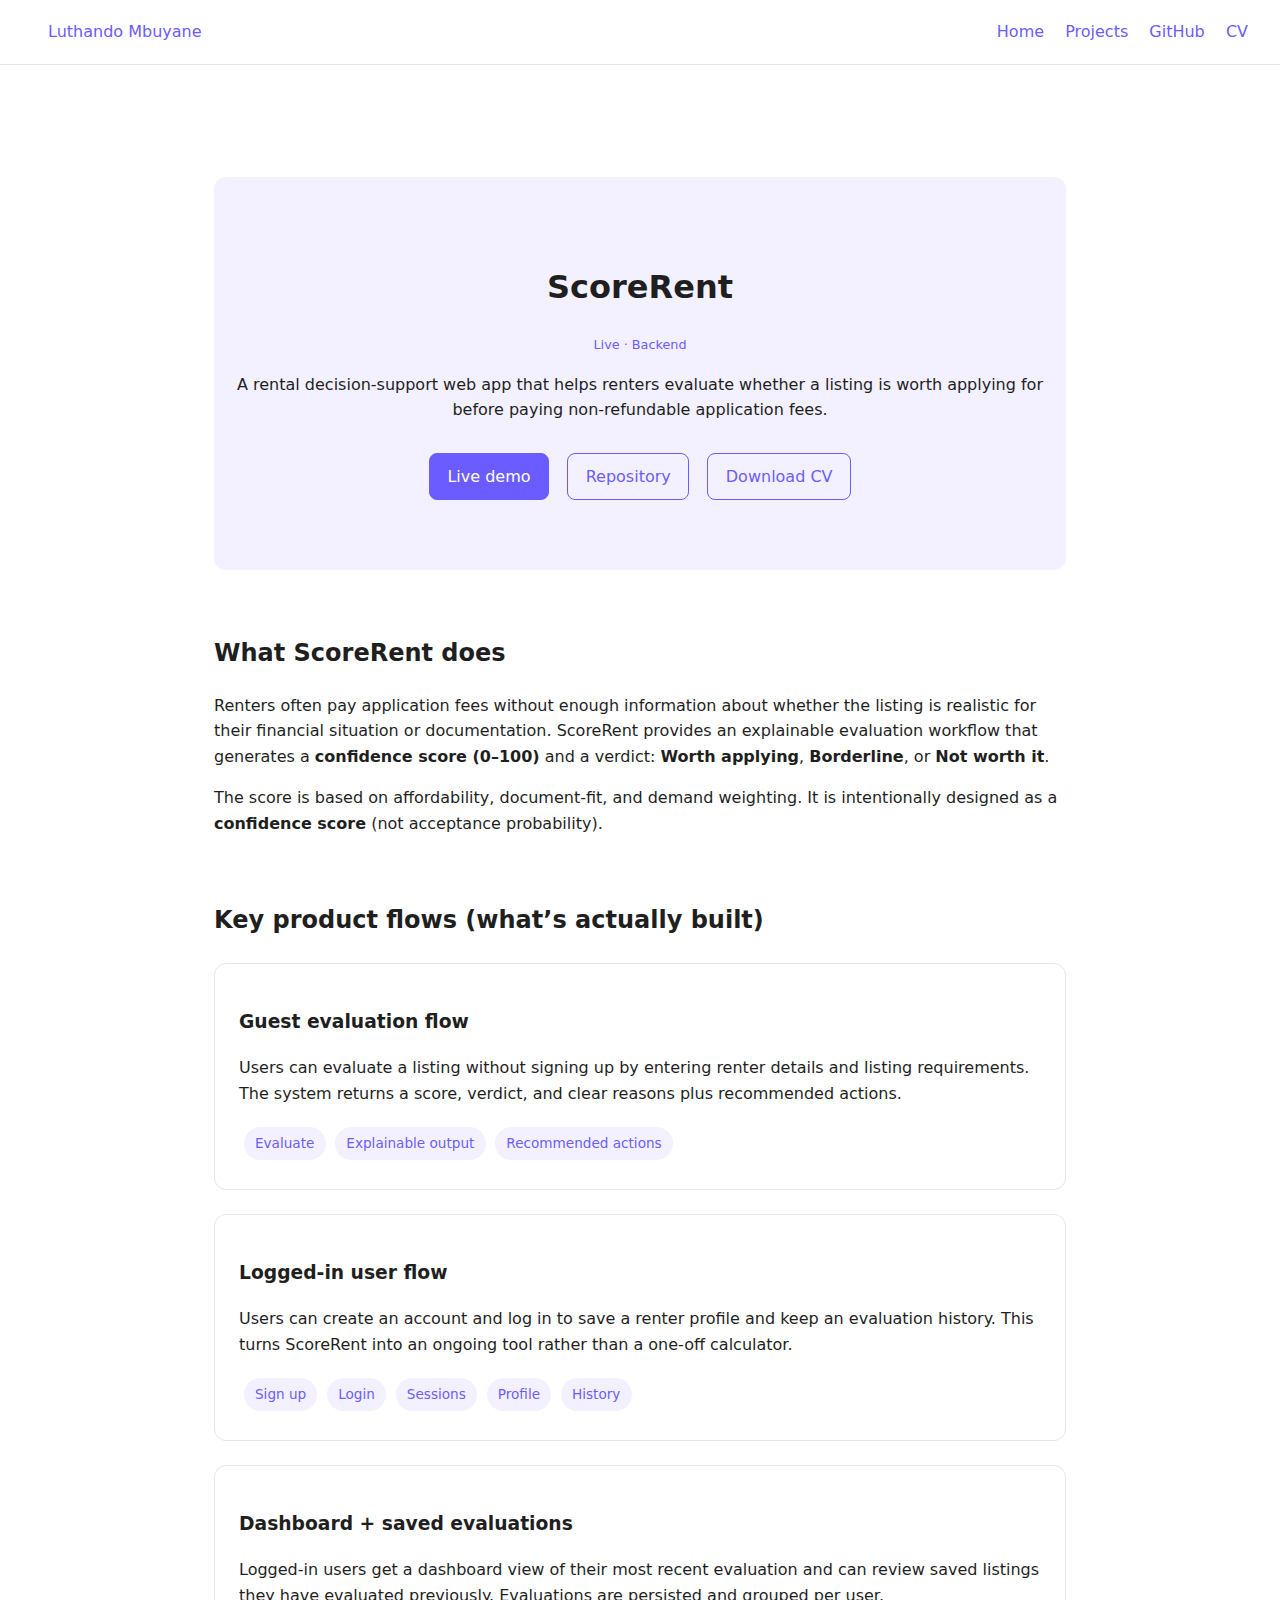
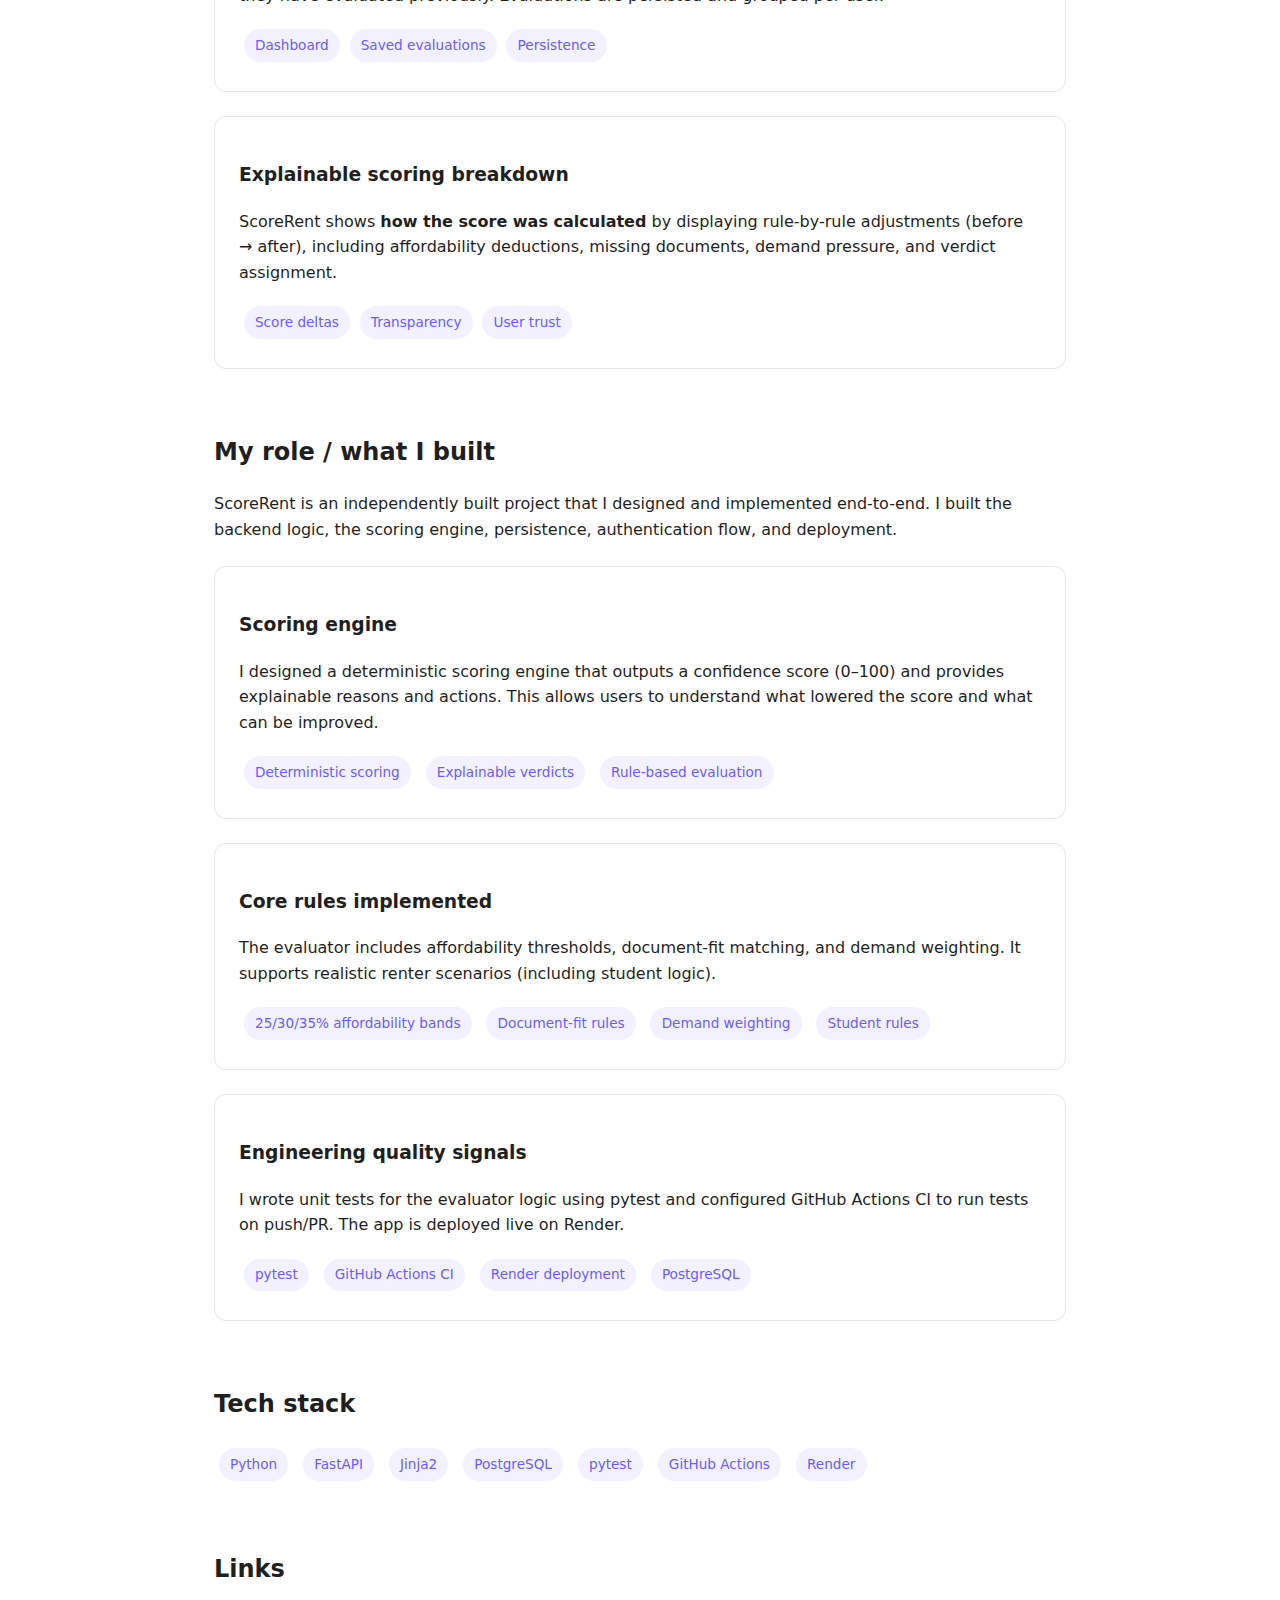
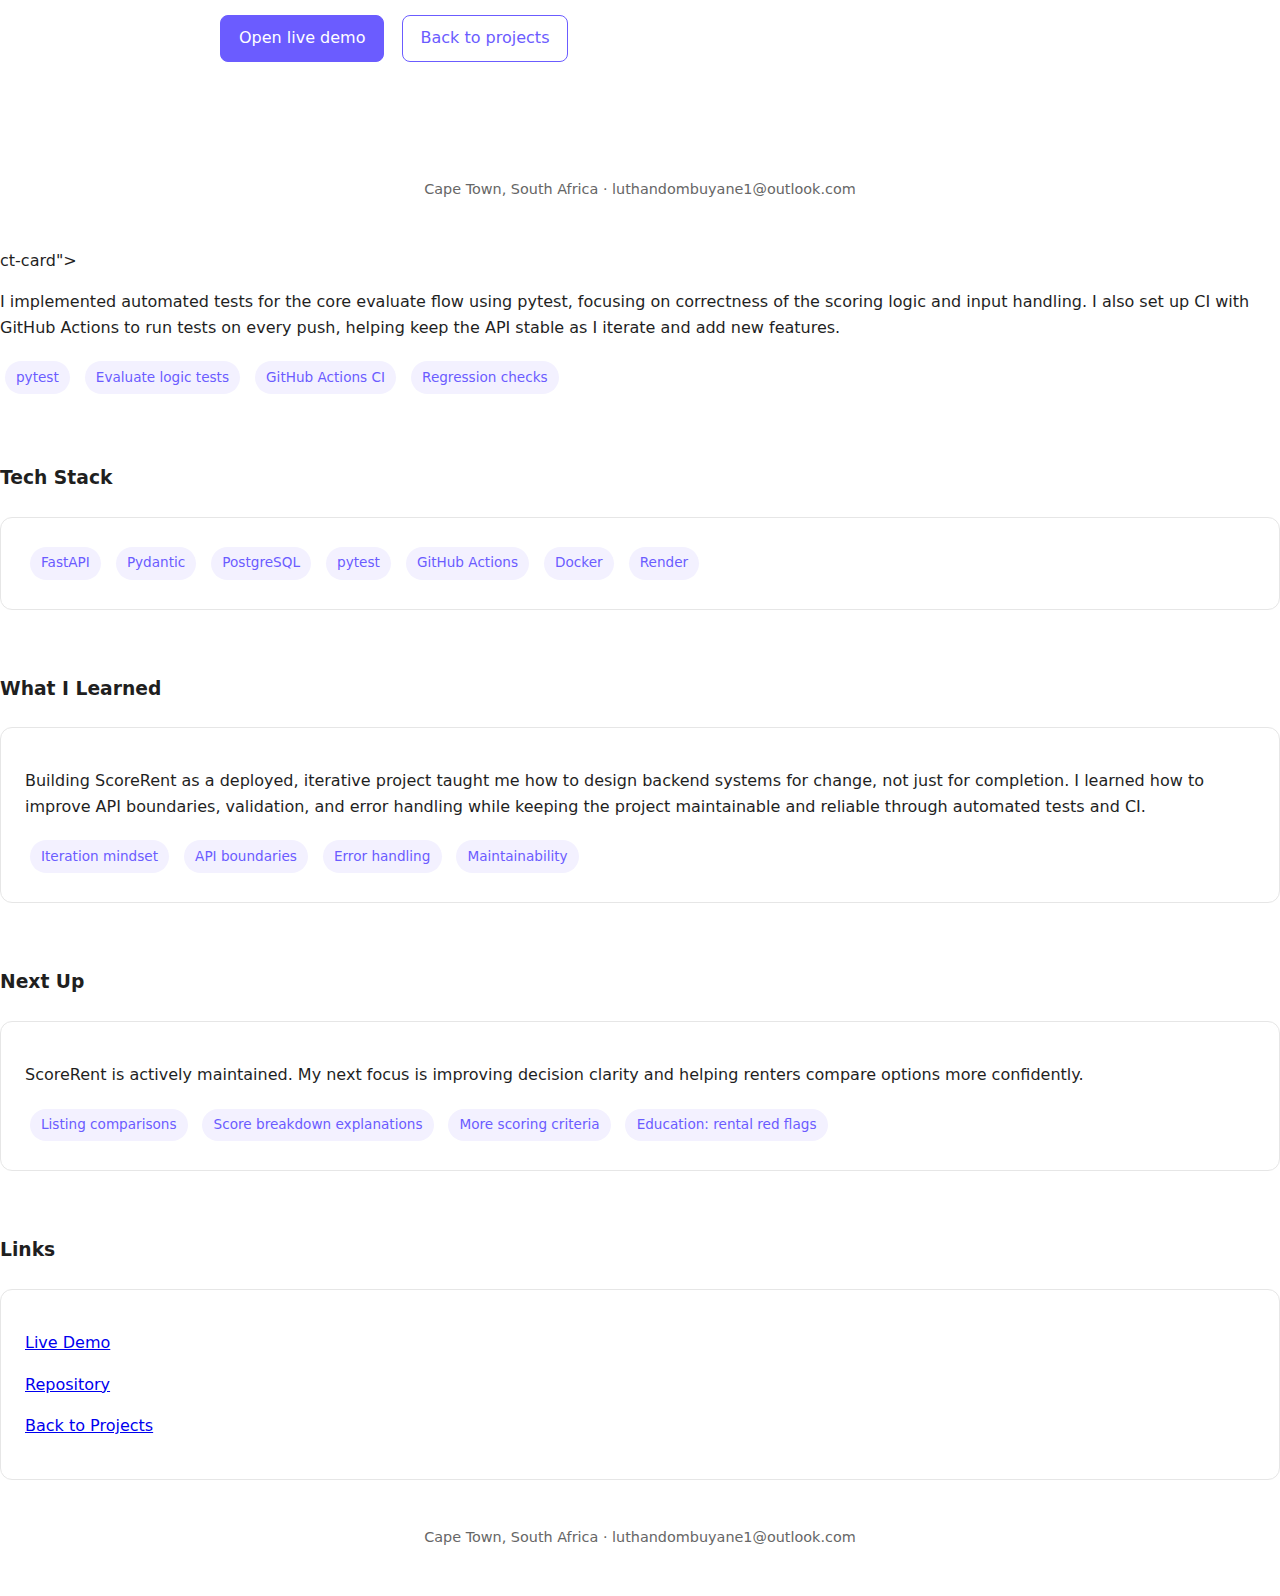
<file: projects/scorerent.html>
<!DOCTYPE html>
<html lang="en">
<head>
  <meta charset="UTF-8" />
  <title>ScoreRent | Project</title>
  <meta name="viewport" content="width=device-width, initial-scale=1.0" />
  <link rel="stylesheet" href="../assets/css/style.css" />
</head>
<body>

<nav class="nav">
  <a href="../index.html" class="logo">Luthando Mbuyane</a>
  <div class="nav-links">
    <a href="../index.html">Home</a>
    <a href="index.html">Projects</a>
    <a href="https://github.com/nonluthando" target="_blank" rel="noopener">GitHub</a>
    <a href="../assets/files/Luthando_Mbuyane_JuniorSWE.pdf" download>CV</a>
  </div>
</nav>

<main class="content">

  <section class="hero">
    <h1>ScoreRent</h1>
    <p class="tag">Live · Backend</p>
    <p>
      A rental decision-support web app that helps renters evaluate whether a listing is worth applying for
      before paying non-refundable application fees.
    </p>

    <div class="buttons">
      <a class="btn primary" href="https://scorerent.onrender.com" target="_blank" rel="noopener">Live demo</a>
      <a class="btn" href="https://github.com/nonluthando" target="_blank" rel="noopener">Repository</a>
      <a class="btn" href="../assets/files/Luthando_Mbuyane_JuniorSWE.pdf" download>Download CV</a>
    </div>
  </section>

  <section>
    <h2>What ScoreRent does</h2>
    <p>
      Renters often pay application fees without enough information about whether the listing is realistic for their
      financial situation or documentation. ScoreRent provides an explainable evaluation workflow that generates a
      <strong>confidence score (0–100)</strong> and a verdict:
      <strong>Worth applying</strong>, <strong>Borderline</strong>, or <strong>Not worth it</strong>.
    </p>
    <p>
      The score is based on affordability, document-fit, and demand weighting. It is intentionally designed as a
      <strong>confidence score</strong> (not acceptance probability).
    </p>
  </section>

  <section>
    <h2>Key product flows (what’s actually built)</h2>

    <div class="project-card">
      <h3>Guest evaluation flow</h3>
      <p>
        Users can evaluate a listing without signing up by entering renter details and listing requirements.
        The system returns a score, verdict, and clear reasons plus recommended actions.
      </p>
      <div class="pills">
        <span>Evaluate</span><span>Explainable output</span><span>Recommended actions</span>
      </div>
    </div>

    <div class="project-card">
      <h3>Logged-in user flow</h3>
      <p>
        Users can create an account and log in to save a renter profile and keep an evaluation history.
        This turns ScoreRent into an ongoing tool rather than a one-off calculator.
      </p>
      <div class="pills">
        <span>Sign up</span><span>Login</span><span>Sessions</span><span>Profile</span><span>History</span>
      </div>
    </div>

    <div class="project-card">
      <h3>Dashboard + saved evaluations</h3>
      <p>
        Logged-in users get a dashboard view of their most recent evaluation and can review saved listings they have
        evaluated previously. Evaluations are persisted and grouped per user.
      </p>
      <div class="pills">
        <span>Dashboard</span><span>Saved evaluations</span><span>Persistence</span>
      </div>
    </div>

    <div class="project-card">
      <h3>Explainable scoring breakdown</h3>
      <p>
        ScoreRent shows <strong>how the score was calculated</strong> by displaying rule-by-rule adjustments
        (before → after), including affordability deductions, missing documents, demand pressure, and verdict assignment.
      </p>
      <div class="pills">
        <span>Score deltas</span><span>Transparency</span><span>User trust</span>
      </div>
    </div>
  </section>

  <section>
    <h2>My role / what I built</h2>
    <p>
      ScoreRent is an independently built project that I designed and implemented end-to-end.
      I built the backend logic, the scoring engine, persistence, authentication flow, and deployment.
    </p>

    <div class="project-card">
      <h3>Scoring engine</h3>
      <p>
        I designed a deterministic scoring engine that outputs a confidence score (0–100) and provides explainable
        reasons and actions. This allows users to understand what lowered the score and what can be improved.
      </p>
      <div class="pills">
        <span>Deterministic scoring</span>
        <span>Explainable verdicts</span>
        <span>Rule-based evaluation</span>
      </div>
    </div>

    <div class="project-card">
      <h3>Core rules implemented</h3>
      <p>
        The evaluator includes affordability thresholds, document-fit matching, and demand weighting. It supports
        realistic renter scenarios (including student logic).
      </p>
      <div class="pills">
        <span>25/30/35% affordability bands</span>
        <span>Document-fit rules</span>
        <span>Demand weighting</span>
        <span>Student rules</span>
      </div>
    </div>

    <div class="project-card">
      <h3>Engineering quality signals</h3>
      <p>
        I wrote unit tests for the evaluator logic using pytest and configured GitHub Actions CI to run tests on
        push/PR. The app is deployed live on Render.
      </p>
      <div class="pills">
        <span>pytest</span>
        <span>GitHub Actions CI</span>
        <span>Render deployment</span>
        <span>PostgreSQL</span>
      </div>
    </div>
  </section>

  <section>
    <h2>Tech stack</h2>
    <div class="pills">
      <span>Python</span>
      <span>FastAPI</span>
      <span>Jinja2</span>
      <span>PostgreSQL</span>
      <span>pytest</span>
      <span>GitHub Actions</span>
      <span>Render</span>
    </div>
  </section>

  <section>
    <h2>Links</h2>
    <p>
      <a class="btn primary" href="https://scorerent.onrender.com" target="_blank" rel="noopener">Open live demo</a>
      <a class="btn" href="index.html">Back to projects</a>
    </p>
  </section>

</main>

<footer class="footer">
  <p>Cape Town, South Africa · luthandombuyane1@outlook.com</p>
</footer>

</body>
</html>ct-card">
      <p>
        I implemented automated tests for the core evaluate flow using pytest, focusing on correctness of the
        scoring logic and input handling. I also set up CI with GitHub Actions to run tests on every push, helping
        keep the API stable as I iterate and add new features.
      </p>

      <div class="pills">
        <span>pytest</span>
        <span>Evaluate logic tests</span>
        <span>GitHub Actions CI</span>
        <span>Regression checks</span>
      </div>
    </div>
  </section>

  <section>
    <h3>Tech Stack</h3>
    <div class="project-card">
      <div class="pills">
        <span>FastAPI</span>
        <span>Pydantic</span>
        <span>PostgreSQL</span>
        <span>pytest</span>
        <span>GitHub Actions</span>
        <span>Docker</span>
        <span>Render</span>
      </div>
    </div>
  </section>

  <section>
    <h3>What I Learned</h3>
    <div class="project-card">
      <p>
        Building ScoreRent as a deployed, iterative project taught me how to design backend systems for change,
        not just for completion. I learned how to improve API boundaries, validation, and error handling while
        keeping the project maintainable and reliable through automated tests and CI.
      </p>

      <div class="pills">
        <span>Iteration mindset</span>
        <span>API boundaries</span>
        <span>Error handling</span>
        <span>Maintainability</span>
      </div>
    </div>
  </section>

  <section>
    <h3>Next Up</h3>
    <div class="project-card">
      <p>
        ScoreRent is actively maintained. My next focus is improving decision clarity and helping renters compare
        options more confidently.
      </p>

      <div class="pills">
        <span>Listing comparisons</span>
        <span>Score breakdown explanations</span>
        <span>More scoring criteria</span>
        <span>Education: rental red flags</span>
      </div>
    </div>
  </section>

  <section>
    <h3>Links</h3>
    <div class="project-card">
      <p><a href="http://scorerent.onrender.com" target="_blank" rel="noopener">Live Demo</a></p>
      <p><a href="https://github.com/nonluthando" target="_blank" rel="noopener">Repository</a></p>
      <p><a href="index.html">Back to Projects</a></p>
    </div>
  </section>

</main>

<footer class="footer">
  <p>Cape Town, South Africa · luthandombuyane1@outlook.com</p>
</footer>

</body>
</html>
</file>
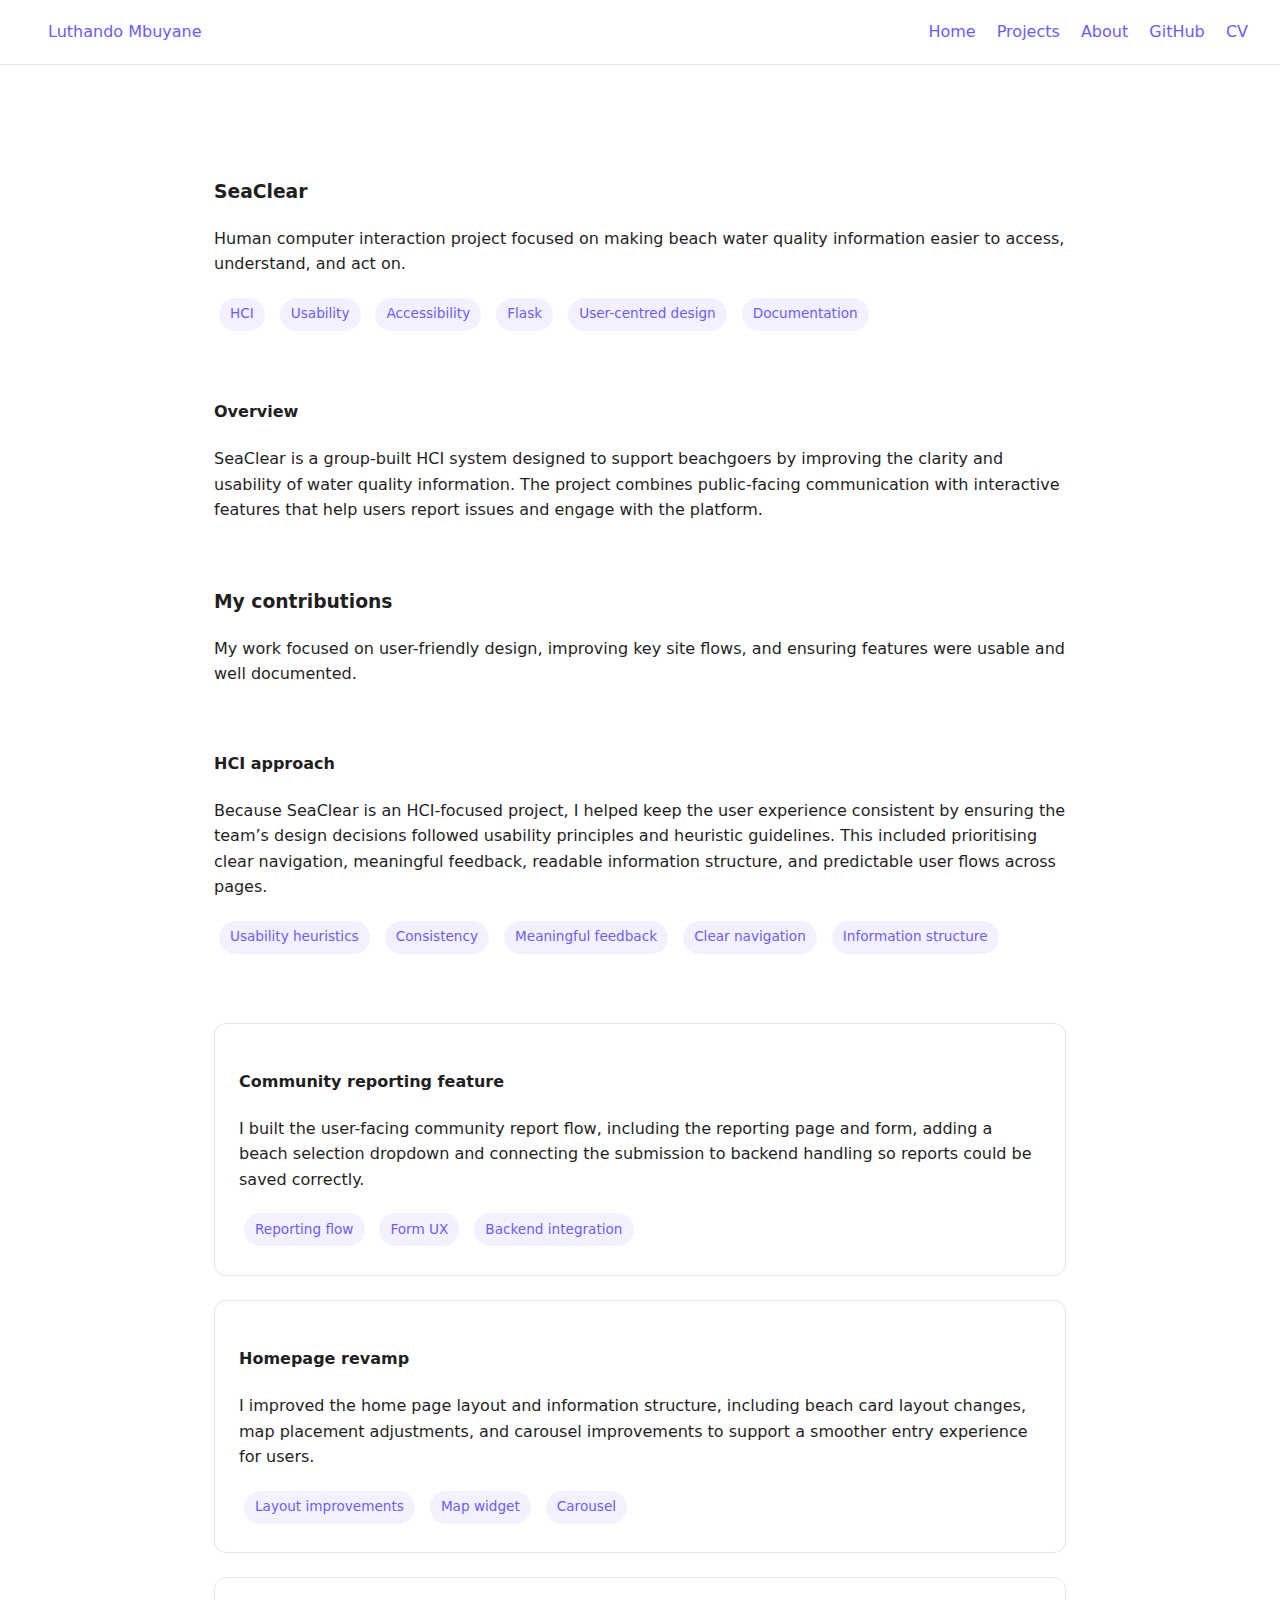
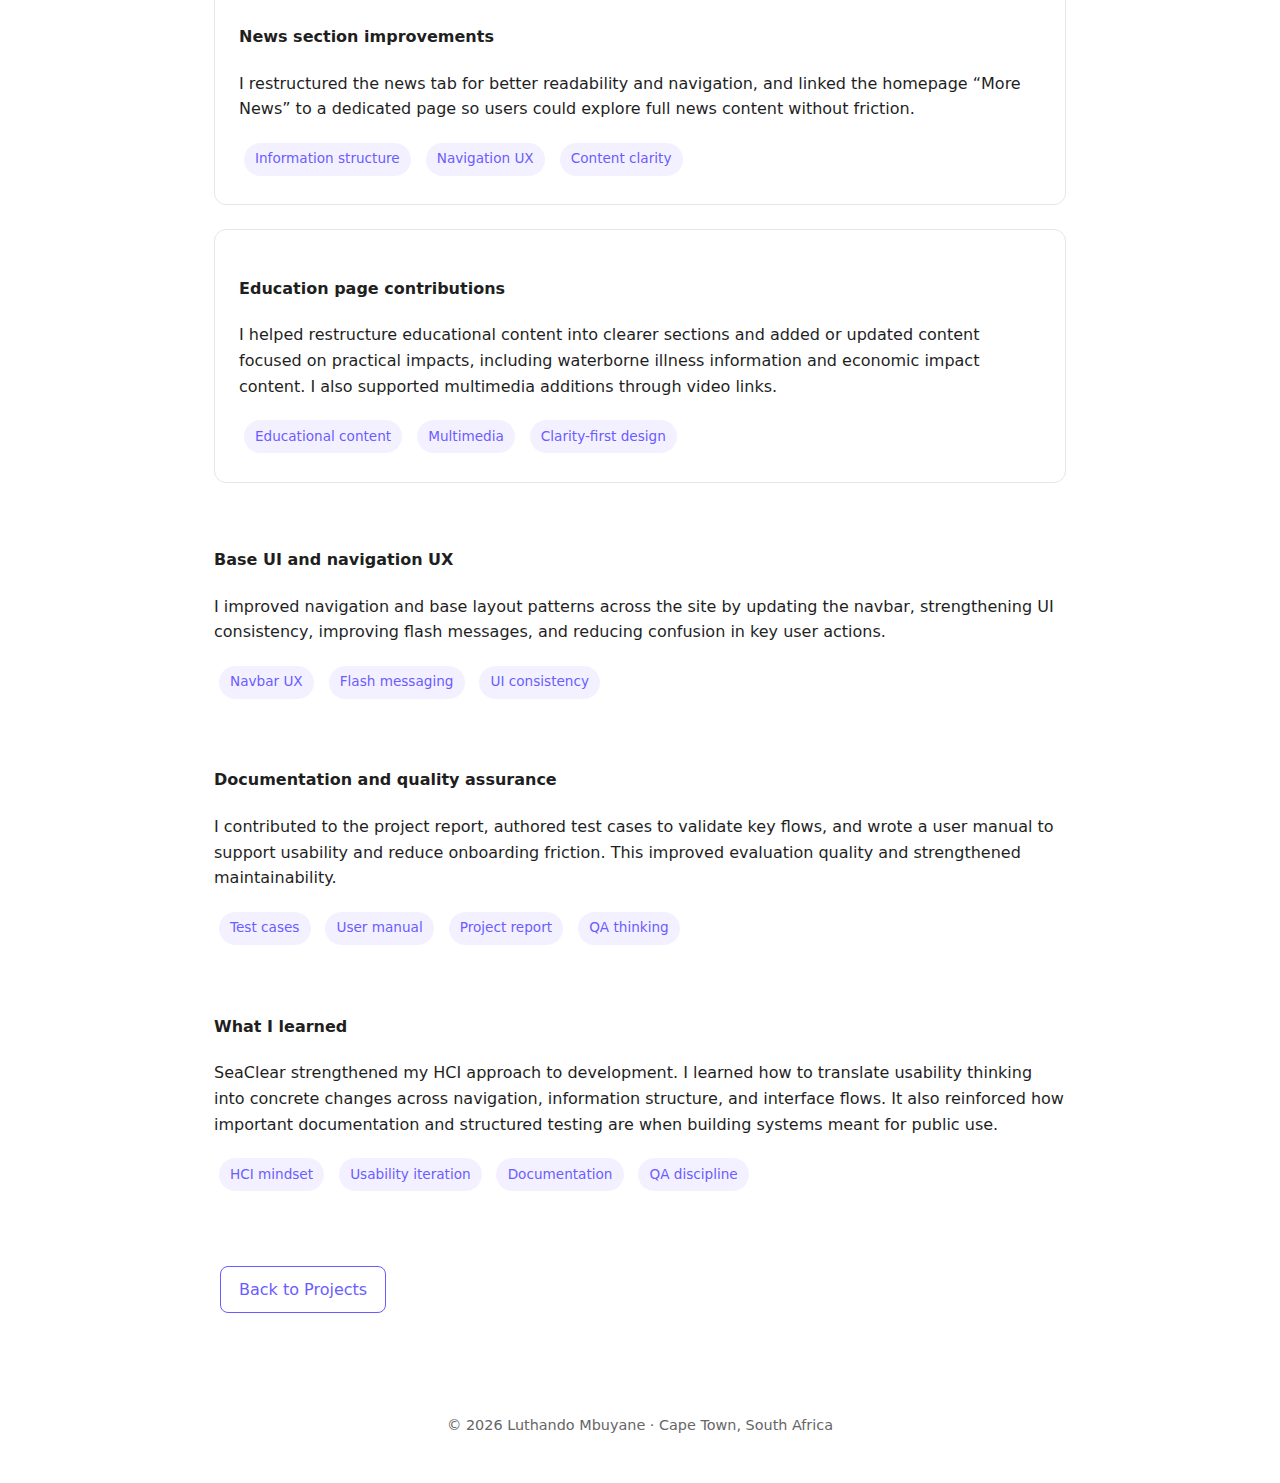
<file: projects/seaclear.html>
<!DOCTYPE html>
<html lang="en">
<head>
  <meta charset="UTF-8">
  <title>SeaClear | Project</title>
  <meta name="viewport" content="width=device-width, initial-scale=1.0">
  <link rel="stylesheet" href="../assets/css/style.css">
</head>

<body>

<nav class="nav">
  <a href="../index.html" class="logo">Luthando Mbuyane</a>
  <div class="nav-links">
    <a href="../index.html">Home</a>
    <a href="index.html" class="active">Projects</a>
    <a href="../about/index.html">About</a>
    <a href="https://github.com/nonluthando" target="_blank" rel="noopener noreferrer">GitHub</a>
    <a href="../assets/files/Luthando_Mbuyane_JuniorSWE.pdf" download>CV</a>
  </div>
</nav>

<main class="content">

  <section>
    <div class="section-header">
      <h3>SeaClear</h3>
      <p class="section-subtitle">
        Human computer interaction project focused on making beach water quality information easier to access, understand, and act on.
      </p>
    </div>

    <div class="pills mt">
      <span>HCI</span>
      <span>Usability</span>
      <span>Accessibility</span>
      <span>Flask</span>
      <span>User-centred design</span>
      <span>Documentation</span>
    </div>
  </section>

  <section>
    <div class="card">
      <h4>Overview</h4>
      <p class="muted">
        SeaClear is a group-built HCI system designed to support beachgoers by improving the clarity and usability of water quality
        information. The project combines public-facing communication with interactive features that help users report issues and
        engage with the platform.
      </p>
    </div>
  </section>

  <section>
    <div class="section-header">
      <h3>My contributions</h3>
      <p class="section-subtitle">
        My work focused on user-friendly design, improving key site flows, and ensuring features were usable and well documented.
      </p>
    </div>
  </section>

  <!-- HCI HEURISTICS SECTION (ADDED) -->
  <section>
    <div class="card">
      <h4>HCI approach</h4>
      <p class="muted">
        Because SeaClear is an HCI-focused project, I helped keep the user experience consistent by ensuring the team’s design decisions
        followed usability principles and heuristic guidelines. This included prioritising clear navigation, meaningful feedback,
        readable information structure, and predictable user flows across pages.
      </p>
      <div class="pills">
        <span>Usability heuristics</span>
        <span>Consistency</span>
        <span>Meaningful feedback</span>
        <span>Clear navigation</span>
        <span>Information structure</span>
      </div>
    </div>
  </section>

  <section class="grid two">
    <div class="project-card">
      <h4>Community reporting feature</h4>
      <p class="muted">
        I built the user-facing community report flow, including the reporting page and form, adding a beach selection dropdown and
        connecting the submission to backend handling so reports could be saved correctly.
      </p>
      <div class="pills">
        <span>Reporting flow</span>
        <span>Form UX</span>
        <span>Backend integration</span>
      </div>
    </div>

    <div class="project-card">
      <h4>Homepage revamp</h4>
      <p class="muted">
        I improved the home page layout and information structure, including beach card layout changes, map placement adjustments,
        and carousel improvements to support a smoother entry experience for users.
      </p>
      <div class="pills">
        <span>Layout improvements</span>
        <span>Map widget</span>
        <span>Carousel</span>
      </div>
    </div>

    <div class="project-card">
      <h4>News section improvements</h4>
      <p class="muted">
        I restructured the news tab for better readability and navigation, and linked the homepage “More News” to a dedicated page
        so users could explore full news content without friction.
      </p>
      <div class="pills">
        <span>Information structure</span>
        <span>Navigation UX</span>
        <span>Content clarity</span>
      </div>
    </div>

    <div class="project-card">
      <h4>Education page contributions</h4>
      <p class="muted">
        I helped restructure educational content into clearer sections and added or updated content focused on practical impacts,
        including waterborne illness information and economic impact content. I also supported multimedia additions through video links.
      </p>
      <div class="pills">
        <span>Educational content</span>
        <span>Multimedia</span>
        <span>Clarity-first design</span>
      </div>
    </div>
  </section>

  <section>
    <div class="card">
      <h4>Base UI and navigation UX</h4>
      <p class="muted">
        I improved navigation and base layout patterns across the site by updating the navbar, strengthening UI consistency,
        improving flash messages, and reducing confusion in key user actions.
      </p>
      <div class="pills">
        <span>Navbar UX</span>
        <span>Flash messaging</span>
        <span>UI consistency</span>
      </div>
    </div>
  </section>

  <section>
    <div class="card">
      <h4>Documentation and quality assurance</h4>
      <p class="muted">
        I contributed to the project report, authored test cases to validate key flows, and wrote a user manual to support usability
        and reduce onboarding friction. This improved evaluation quality and strengthened maintainability.
      </p>
      <div class="pills">
        <span>Test cases</span>
        <span>User manual</span>
        <span>Project report</span>
        <span>QA thinking</span>
      </div>
    </div>
  </section>

  <section>
    <div class="card">
      <h4>What I learned</h4>
      <p class="muted">
        SeaClear strengthened my HCI approach to development. I learned how to translate usability thinking into concrete changes across
        navigation, information structure, and interface flows. It also reinforced how important documentation and structured testing are
        when building systems meant for public use.
      </p>
      <div class="pills">
        <span>HCI mindset</span>
        <span>Usability iteration</span>
        <span>Documentation</span>
        <span>QA discipline</span>
      </div>
    </div>
  </section>

  <section class="center mt">
    <a class="btn" href="index.html">Back to Projects</a>
  </section>

</main>

<footer class="footer">
  <p>© <span id="year"></span> Luthando Mbuyane · Cape Town, South Africa</p>
</footer>

<script>
  document.getElementById("year").textContent = new Date().getFullYear();
</script>

</body>
</html>
</file>
<file: assets/css/style.css>
:root {
  --primary: #6b5cff;
  --primary-light: #f3f1ff;
  --text: #1f1f1f;
  --muted: #666;
  --border: #e6e6e6;
}

* { box-sizing: border-box; }

body {
  margin: 0;
  font-family: system-ui, -apple-system, BlinkMacSystemFont, sans-serif;
  color: var(--text);
  background: #ffffff;
  line-height: 1.6;
}

.nav {
  display: flex;
  justify-content: space-between;
  align-items: center;
  padding: 1.2rem 2rem;
  border-bottom: 1px solid var(--border);
}

.nav a {
  text-decoration: none;
  color: var(--primary);
  margin-left: 1rem;
  font-weight: 500;
}

.logo { font-weight: 700; }

.content {
  max-width: 900px;
  margin: auto;
  padding: 3rem 1.5rem;
}

.hero {
  text-align: center;
  padding: 4rem 1rem;
  background: var(--primary-light);
  border-radius: 12px;
}

.buttons { margin-top: 1.5rem; }

.btn {
  display: inline-block;
  margin: 0.4rem;
  padding: 0.6rem 1.1rem;
  border-radius: 8px;
  border: 1px solid var(--primary);
  color: var(--primary);
  text-decoration: none;
}

.btn.primary {
  background: var(--primary);
  color: white;
}

section { margin-top: 4rem; }

.pills span {
  display: inline-block;
  background: var(--primary-light);
  color: var(--primary);
  padding: 0.35rem 0.7rem;
  margin: 0.3rem;
  border-radius: 999px;
  font-size: 0.85rem;
}

.project-card {
  border: 1px solid var(--border);
  border-radius: 12px;
  padding: 1.5rem;
  margin-top: 1.5rem;
}

.tag {
  font-size: 0.8rem;
  color: var(--primary);
}

.footer {
  text-align: center;
  padding: 2rem;
  color: var(--muted);
  font-size: 0.9rem;
}
</file>
